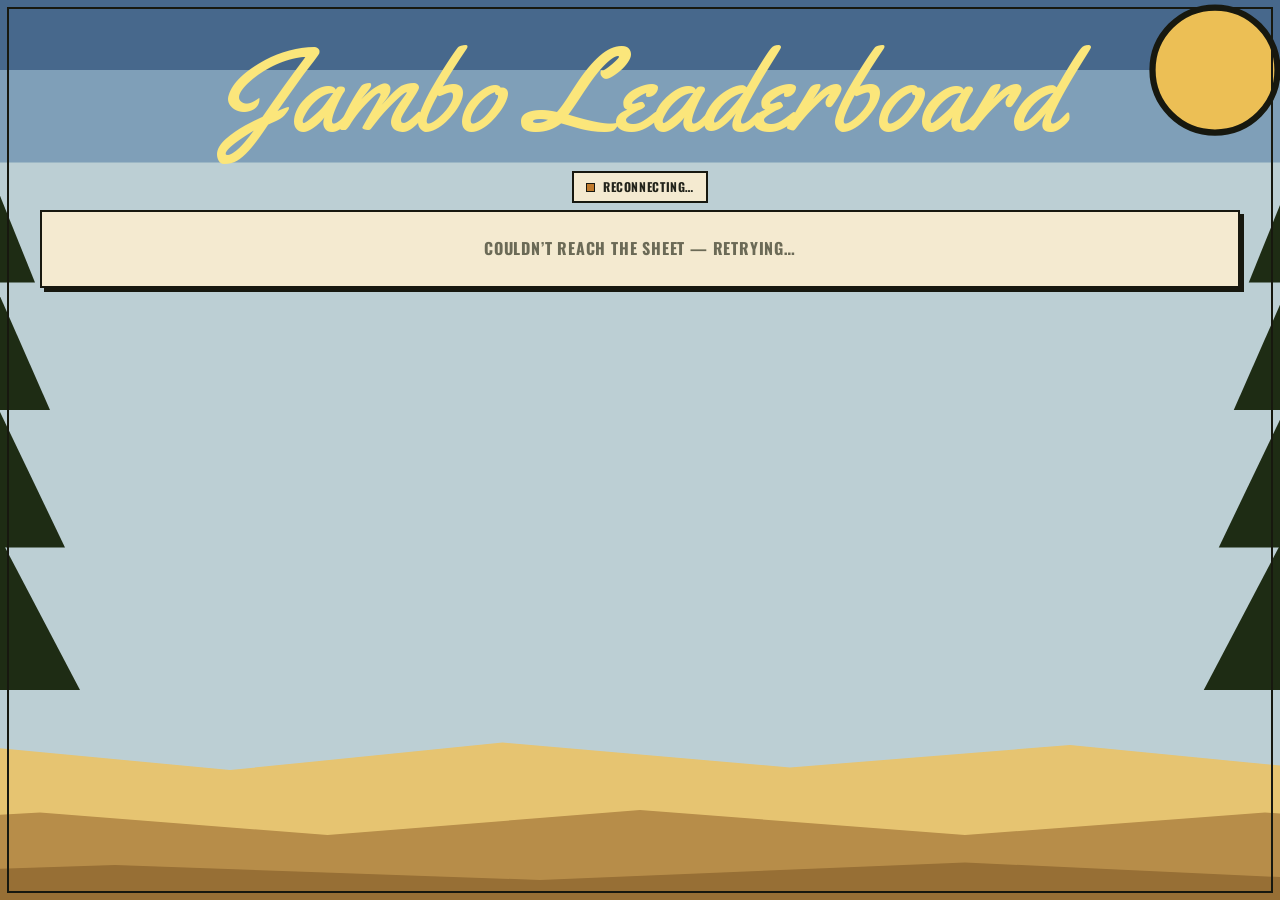
<file: index.html>
<!DOCTYPE html>
<!-- data-scene picks the background illustration:
       shore   — flat sun / sand / grass / trees          (default)
       ridge   — flat mountain ridge band along the bottom
       classic — the original pre-theme scene, preserved verbatim
       none    — no illustration, flat sky
     Reverting the background is a one-word edit here. -->
<html lang="en" data-scene="shore">
<head>
<meta charset="UTF-8">
<meta name="viewport" content="width=device-width, initial-scale=1.0">
<meta name="theme-color" content="#2D4A43">
<title>Jambo Leaderboard</title>
<link rel="preconnect" href="https://fonts.googleapis.com">
<link rel="preconnect" href="https://fonts.gstatic.com" crossorigin>
<link href="https://fonts.googleapis.com/css2?family=Oswald:wght@400;500;600;700&family=Yellowtail&display=swap" rel="stylesheet">
<link rel="stylesheet" href="design-system/wpa.css">
</head>
<body>

<!-- ── shore scene ──────────────────────────────────────────────────────────
     The original build's subject matter — sun, sand, grass, trees — rebuilt in
     flat hard-edged style. No gradients, no halo, no vignette, no grain filter.

     Composed for the two strips the board does not cover on the locked desktop
     layout: the top ~150px (sky, sun, treetops) and the bottom ~50px (sand,
     grass), plus the narrow side margins (tree trunks). The viewBox aspect is
     2.0, close to the 1512x743 target, so slice crops only a few pixels and the
     composition stays where it is drawn. ─────────────────────────────────── -->
<div class="scene" data-name="shore" aria-hidden="true"><svg viewBox="0 0 1440 720" preserveAspectRatio="xMidYMid slice" xmlns="http://www.w3.org/2000/svg">

  <!-- banded sky: the flat translation of the original's vertical ramp -->
  <rect x="0" y="0" width="1440" height="720" fill="#BCCFD4"/>
  <rect x="0" y="0" width="1440" height="130" fill="var(--page-ground)"/>
  <rect x="0" y="0" width="1440" height="56"  fill="#47688C"/>

  <!-- sun -->
  <circle cx="1180" cy="56" r="50" fill="var(--accent)" stroke="var(--border)" stroke-width="5"/>

  <!-- conifers framing the left and right edges, tips in the sky -->
  <g fill="#16221C">
    <rect x="60" y="330" width="20" height="330"/>
    <path d="M70 14 L128 150 L12 150 Z"/>
    <path d="M70 96 L142 250 L-2 250 Z"/>
    <path d="M70 190 L156 356 L-16 356 Z"/>
    <path d="M70 292 L170 470 L-30 470 Z"/>
    <path d="M70 398 L184 586 L-44 586 Z"/>
  </g>
  <g fill="#1E2C14">
    <rect x="182" y="392" width="15" height="270"/>
    <path d="M190 112 L236 226 L144 226 Z"/>
    <path d="M190 196 L248 328 L132 328 Z"/>
    <path d="M190 292 L260 438 L120 438 Z"/>
    <path d="M190 396 L272 552 L108 552 Z"/>
  </g>
  <g fill="#16221C">
    <rect x="1362" y="330" width="20" height="330"/>
    <path d="M1372 14 L1430 150 L1314 150 Z"/>
    <path d="M1372 96 L1444 250 L1300 250 Z"/>
    <path d="M1372 190 L1458 356 L1286 356 Z"/>
    <path d="M1372 292 L1472 470 L1272 470 Z"/>
    <path d="M1372 398 L1486 586 L1258 586 Z"/>
  </g>
  <g fill="#1E2C14">
    <rect x="1246" y="392" width="15" height="270"/>
    <path d="M1253 112 L1299 226 L1207 226 Z"/>
    <path d="M1253 196 L1311 328 L1195 328 Z"/>
    <path d="M1253 292 L1323 438 L1183 438 Z"/>
    <path d="M1253 396 L1335 552 L1171 552 Z"/>
  </g>
  <!-- sand: three flat bands, dune horizon at 600 -->
  <path fill="#E6C471" d="M0 612 L180 596 L392 616 L610 594 L840 614 L1064 596 L1268 616 L1440 600 L1440 720 L0 720 Z"/>
  <path fill="#B78D49" d="M0 664 L240 650 L470 668 L720 648 L980 668 L1220 650 L1440 664 L1440 720 L0 720 Z"/>
  <path fill="#976F35" d="M0 702 L300 692 L640 704 L980 690 L1240 702 L1440 694 L1440 720 L0 720 Z"/>

</svg></div>

<!-- ── ridge scene ────────────────────────────────────────────────────────────
     Flat 1930s park-poster composition. Every fill is a design token, so the
     illustration recolors with the system. No gradients, no filters, no
     opacity fades — hard-edged shapes only.
     Anchored xMidYMax so the ridges stay pinned to the bottom edge, where
     they show in the gap beneath the board. ──────────────────────────────── -->
<div class="scene" data-name="ridge" aria-hidden="true"><svg viewBox="0 0 1440 300" preserveAspectRatio="xMidYMax slice" xmlns="http://www.w3.org/2000/svg">
  <!-- Shallow viewBox on purpose. On the locked desktop layout the board covers
       almost the whole viewport, so a full-bleed illustration would be invisible.
       This composition is sized as a band along the bottom edge instead (see
       .scene[data-name="ridge"] svg in wpa.css), where it reads in the side
       margins and in the strip beneath the board. -->

  <!-- banded sun -->
  <!-- Sits low so the ridges occlude its lower half, and so it falls inside the
       visible slice of the band rather than above it. -->
  <circle cx="1196" cy="138" r="46" fill="var(--accent)" stroke="var(--text-primary)" stroke-width="4"/>
  <rect x="1154" y="122" width="84" height="6" fill="var(--background)"/>
  <rect x="1154" y="142" width="84" height="6" fill="var(--background)"/>

  <!-- three ridge lines, back to front: sage, rust, forest -->
  <path fill="var(--text-muted)" d="M0 152 L120 104 L232 142 L360 88 L494 140 L620 100 L760 146 L892 96 L1024 138 L1160 102 L1290 140 L1440 108 L1440 300 L0 300 Z"/>
  <path fill="var(--secondary)" d="M0 196 L150 158 L286 190 L420 150 L560 186 L700 154 L842 192 L980 156 L1116 190 L1258 158 L1380 188 L1440 170 L1440 300 L0 300 Z"/>
  <path fill="var(--primary)"   d="M0 236 L170 204 L322 234 L472 200 L628 232 L780 202 L934 236 L1086 204 L1238 234 L1370 208 L1440 226 L1440 300 L0 300 Z"/>

  <!-- conifer treeline, silhouetted on the forest ridge -->
  <g fill="var(--text-primary)">
    <path d="M52 238 L74 300 L30 300 Z"/>
    <path d="M118 252 L136 300 L100 300 Z"/>
    <path d="M188 230 L214 300 L162 300 Z"/>
    <path d="M262 250 L280 300 L244 300 Z"/>
    <path d="M336 234 L360 300 L312 300 Z"/>
    <path d="M414 254 L430 300 L398 300 Z"/>
    <path d="M486 226 L512 300 L460 300 Z"/>
    <path d="M566 248 L584 300 L548 300 Z"/>
    <path d="M642 236 L666 300 L618 300 Z"/>
    <path d="M722 254 L738 300 L706 300 Z"/>
    <path d="M796 228 L822 300 L770 300 Z"/>
    <path d="M876 250 L894 300 L858 300 Z"/>
    <path d="M950 238 L974 300 L926 300 Z"/>
    <path d="M1030 254 L1046 300 L1014 300 Z"/>
    <path d="M1104 230 L1130 300 L1078 300 Z"/>
    <path d="M1184 250 L1202 300 L1166 300 Z"/>
    <path d="M1258 236 L1282 300 L1234 300 Z"/>
    <path d="M1338 252 L1356 300 L1320 300 Z"/>
    <path d="M1408 232 L1434 300 L1382 300 Z"/>
  </g>
</svg></div>

<!-- ── classic scene ────────────────────────────────────────────────────────
     The pre-theme background, kept byte-for-byte as the rollback path.
     It carries its own hardcoded colors, gradients and grain filter by
     design — do not "fix" it to match the token system. Show it by setting
     data-scene="classic" on <html> above. ───────────────────────────────── -->
<div class="scene" data-name="classic" aria-hidden="true"><svg viewBox="0 0 1440 900" preserveAspectRatio="xMidYMid slice" xmlns="http://www.w3.org/2000/svg">
  <defs>
    <linearGradient id="sky" x1="0" y1="0" x2="0" y2="1"><stop offset="0" stop-color="#47688c"/><stop offset="0.5" stop-color="#7f9fb8"/><stop offset="0.8" stop-color="#bccfd4"/><stop offset="1" stop-color="#f2cf86"/></linearGradient>
    <linearGradient id="wat" x1="0" y1="0" x2="0" y2="1"><stop offset="0" stop-color="#4c7f9c"/><stop offset="1" stop-color="#264c62"/></linearGradient>
    <radialGradient id="halo" cx="0.5" cy="0.5" r="0.5"><stop offset="0" stop-color="#f6d888" stop-opacity="0.85"/><stop offset="1" stop-color="#f6d888" stop-opacity="0"/></radialGradient>
    <radialGradient id="vig" cx="0.5" cy="0.4" r="0.8"><stop offset="0.6" stop-color="#000" stop-opacity="0"/><stop offset="1" stop-color="#2e1f0c" stop-opacity="0.34"/></radialGradient>
    <filter id="grain"><feTurbulence type="fractalNoise" baseFrequency="0.85" numOctaves="2" stitchTiles="stitch"/><feColorMatrix type="saturate" values="0"/></filter>
  </defs>
  <rect x="0" y="0" width="1440" height="340" fill="url(#sky)"/>
  <circle cx="1150" cy="150" r="150" fill="url(#halo)"/><circle cx="1150" cy="150" r="58" fill="#ecbf55"/>
  <g><path d="M30 120 C72 84 155 79 191 100 C217 84 280 95 290 120 Z" fill="#f4e4b6"/><path d="M30 120 L290 120 C212 130 108 130 30 120 Z" fill="#d3bd93" opacity="0.7"/></g><g><path d="M0 198 C30 176 91 173 118 186 C137 176 182 183 190 198 Z" fill="#f4e4b6"/><path d="M0 198 L190 198 C133 204 57 204 0 198 Z" fill="#d3bd93" opacity="0.7"/></g>
  <path d="M300 150 Q309 142 318 150 M318 150 Q327 142 336 150" stroke="#1b2a40" stroke-width="2.3" fill="none" opacity="0.6"/><path d="M352 134 Q361 126 370 134 M370 134 Q379 126 388 134" stroke="#1b2a40" stroke-width="2.3" fill="none" opacity="0.6"/><path d="M404 152 Q413 144 422 152 M422 152 Q431 144 440 152" stroke="#1b2a40" stroke-width="2.3" fill="none" opacity="0.6"/>
  <path d="M0 247.6 Q 50.4 247.6 90.0 246.1 Q 129.6 244.6 180.0 244.6 Q 230.4 244.6 270.0 244.0 Q 309.6 243.3 360.0 243.3 Q 410.4 243.3 450.0 250.8 Q 489.6 258.3 540.0 258.3 Q 590.4 258.3 630.0 254.9 Q 669.6 251.6 720.0 251.6 Q 770.4 251.6 810.0 252.7 Q 849.6 253.8 900.0 253.8 Q 950.4 253.8 990.0 252.4 Q 1029.6 251.1 1080.0 251.1 Q 1130.4 251.1 1170.0 249.4 Q 1209.6 247.7 1260.0 247.7 Q 1310.4 247.7 1350.0 251.2 Q 1389.6 254.6 1440.0 254.6" fill="none" stroke="#95a2c2" stroke-width="3" opacity="0.6"/><path d="M0 247.6 Q 50.4 247.6 90.0 246.1 Q 129.6 244.6 180.0 244.6 Q 230.4 244.6 270.0 244.0 Q 309.6 243.3 360.0 243.3 Q 410.4 243.3 450.0 250.8 Q 489.6 258.3 540.0 258.3 Q 590.4 258.3 630.0 254.9 Q 669.6 251.6 720.0 251.6 Q 770.4 251.6 810.0 252.7 Q 849.6 253.8 900.0 253.8 Q 950.4 253.8 990.0 252.4 Q 1029.6 251.1 1080.0 251.1 Q 1130.4 251.1 1170.0 249.4 Q 1209.6 247.7 1260.0 247.7 Q 1310.4 247.7 1350.0 251.2 Q 1389.6 254.6 1440.0 254.6 L1440 344 L0 344 Z" fill="#7d8bb0"/>
  <rect x="0" y="300" width="1440" height="70" fill="url(#wat)"/><rect x="0" y="300" width="1440" height="3" fill="#f4e4b6" opacity="0.5"/>
  <rect x="1120.0" y="302.0" width="60.0" height="6.3" fill="#eec25f" opacity="0.50"/><rect x="1111.2" y="314.6" width="77.7" height="4.7" fill="#eec25f" opacity="0.45"/><rect x="1101.4" y="328.4" width="97.2" height="4.0" fill="#eec25f" opacity="0.38"/><rect x="1093.6" y="339.5" width="112.7" height="8.5" fill="#eec25f" opacity="0.34"/><rect x="1084.5" y="352.5" width="131.0" height="6.8" fill="#eec25f" opacity="0.28"/>
  <g>
  <path d="M338 330 L392 330 L382 343 L349 343 Z" fill="#1b2a40"/>
  <path d="M365 328 L365 291 L342 328 Z" fill="#f4e4b6"/><path d="M368 328 L368 297 L389 328 Z" fill="#d9c79a"/>
  <line x1="365" y1="291" x2="365" y2="330" stroke="#171610" stroke-width="1.4"/>
  <rect x="349" y="343" width="34" height="9" fill="#356079" opacity="0.4"/></g><g>
  <rect x="1050" y="300" width="150" height="9" fill="#1b2a40"/>
  <rect x="1058" y="309" width="5" height="26" fill="#1b2a40"/><rect x="1120" y="309" width="5" height="26" fill="#1b2a40"/><rect x="1184" y="309" width="5" height="26" fill="#1b2a40"/>
  <path d="M1114 304 L1119 224 L1141 224 L1146 304 Z" fill="#f2ead4"/>
  <path d="M1131 304 L1131 224 L1141 224 L1146 304 Z" fill="#c7b48a"/>
  <rect x="1118" y="262" width="24" height="9" fill="#4a6c9b"/><rect x="1118" y="240" width="24" height="7" fill="#4a6c9b"/>
  <rect x="1121" y="206" width="18" height="18" fill="#1b2a40"/><rect x="1124" y="211" width="12" height="9" fill="#ecbf55"/>
  <path d="M1122 206 L1130 196 L1138 206 Z" fill="#1b2a40"/><circle cx="1130" cy="215" r="16" fill="#ecbf55" opacity="0.30"/>
  <rect x="1122" y="309" width="26" height="20" fill="#356079" opacity="0.45"/></g>
  <path d="M0 344 C 260 312, 520 348, 760 330 C 1010 310, 1230 350, 1440 326 L1440 900 L0 900 Z" fill="#e6c471"/>
  <path d="M0 470 C 300 430, 560 486, 830 456 C 1080 432, 1270 486, 1440 456 L1440 560 L0 560 Z" fill="#b78d49" opacity="0.6"/>
  <path d="M0 470 C 300 430, 560 486, 830 456 C 1080 432, 1270 486, 1440 456 L1440 900 L0 900 Z" fill="#e6c471"/>
  <path d="M0 604 C 320 556, 640 616, 900 586 C 1150 560, 1310 610, 1440 592 L1440 900 L0 900 Z" fill="#b78d49"/>
  <path d="M0 700 C 300 662, 620 716, 900 690 L900 900 L0 900 Z" fill="#976f35" opacity="0.5"/>
  <path d="M-5.0 730.0 Q3.7 350.0 27.3 -30.0 L50.7 -30.0 Q69.3 350.0 73.0 730.0 Z" fill="#8f4c2a"/><path d="M38.7 730.0 Q55.2 350.0 40.6 -30.0 L50.7 -30.0 Q69.3 350.0 73.0 730.0 Z" fill="#5e3319"/><path d="M-5.0 730.0 Q3.7 350.0 27.3 -30.0 L34.3 -30.0 Q13.1 350.0 7.5 730.0 Z" fill="#a9683c" opacity="0.8"/><path d="M46.7 501.8 L123.0 566.6 L90.7 578.0 L120.0 616.1 L70.2 599.3 L46.7 625.3 L29.1 593.2 L23.2 562.8 Z" fill="#16221c"/><path d="M23.9 402.2 L-62.1 469.8 L-25.7 481.7 L-58.8 521.5 L-2.5 504.0 L23.9 531.0 L43.8 497.6 L50.4 465.8 Z" fill="#16221c"/><path d="M48.0 302.7 L143.7 373.1 L103.2 385.5 L140.1 426.9 L77.4 408.6 L48.0 436.8 L25.9 402.0 L18.5 368.9 Z" fill="#16221c"/><path d="M25.2 203.2 L-80.3 276.3 L-35.7 289.2 L-76.3 332.2 L-7.3 313.3 L25.2 342.5 L49.6 306.4 L57.7 272.0 Z" fill="#16221c"/><path d="M49.2 103.6 L164.5 179.5 L115.8 192.9 L160.1 237.6 L84.7 217.9 L49.2 248.3 L22.6 210.8 L13.8 175.1 Z" fill="#16221c"/><path d="M26.5 4.1 L-98.6 82.8 L-45.7 96.7 L-93.8 143.0 L-12.0 122.6 L26.5 154.1 L55.3 115.2 L64.9 78.1 Z" fill="#16221c"/><path d="M39.0 -98.4 L144.5 -20.9 L99.8 -7.2 L140.4 38.4 L71.4 18.3 L39.0 49.3 L14.7 11.0 L6.6 -25.4 Z" fill="#16221c"/><path d="M39.0 -98.4 L-66.5 -20.9 L-21.8 -7.2 L-62.4 38.4 L6.6 18.3 L39.0 49.3 L63.3 11.0 L71.4 -25.4 Z" fill="#16221c"/>
  <path d="M195.6 706.0 L204.4 706.0 L204.8 586.0 L199.7 586.0 Z" fill="#16221c"/><path d="M195.5 520.9 L287.5 665.5 L210.8 615.5 L114.5 662.7 Z" fill="#16221c"/><path d="M204.0 446.1 L300.1 613.8 L219.9 554.0 L114.6 623.9 Z" fill="#16221c"/><path d="M204.0 378.8 L288.8 549.2 L217.9 493.3 L119.6 556.5 Z" fill="#16221c"/><path d="M202.3 339.0 L255.4 478.5 L212.5 435.3 L145.0 480.4 Z" fill="#16221c"/><path d="M208.7 272.2 L268.4 424.7 L219.3 374.6 L144.1 428.0 Z" fill="#16221c"/><path d="M208.5 212.2 L255.5 379.0 L217.1 314.6 L158.0 371.7 Z" fill="#16221c"/><path d="M209.6 150.0 L246.2 321.3 L215.9 254.4 L174.5 311.7 Z" fill="#16221c"/><path d="M216.5 91.9 L245.9 256.5 L221.3 194.6 L187.8 257.2 Z" fill="#16221c"/>
  <path d="M92.5 694.0 L99.5 694.0 L96.7 602.8 L92.7 602.8 Z" fill="#20302a"/><path d="M96.8 535.5 L161.2 674.3 L108.1 623.4 L32.1 668.6 Z" fill="#20302a"/><path d="M95.3 494.6 L153.8 627.2 L105.6 578.3 L38.7 619.3 Z" fill="#20302a"/><path d="M90.7 456.9 L155.6 571.2 L101.6 533.5 L33.9 563.0 Z" fill="#20302a"/><path d="M95.0 414.1 L152.1 531.4 L104.4 488.2 L43.9 527.3 Z" fill="#20302a"/><path d="M93.4 351.9 L134.6 481.7 L101.0 440.9 L55.2 479.1 Z" fill="#20302a"/><path d="M91.8 308.9 L131.5 440.1 L98.4 395.6 L54.1 438.5 Z" fill="#20302a"/><path d="M86.8 261.9 L112.2 390.7 L91.6 349.8 L59.5 390.7 Z" fill="#20302a"/><path d="M86.5 224.5 L108.2 346.5 L90.3 305.0 L64.9 339.3 Z" fill="#20302a"/>
  <path d="M316.9 710.0 L323.1 710.0 L323.4 638.0 L319.8 638.0 Z" fill="#16221c"/><path d="M318.5 593.1 L377.7 681.5 L330.3 655.1 L251.7 686.8 Z" fill="#16221c"/><path d="M318.0 559.3 L378.7 658.0 L328.1 619.3 L264.1 648.9 Z" fill="#16221c"/><path d="M324.0 525.0 L369.1 614.1 L332.4 583.5 L272.9 613.3 Z" fill="#16221c"/><path d="M323.3 487.8 L368.3 575.5 L331.8 547.4 L278.3 581.1 Z" fill="#16221c"/><path d="M328.2 442.3 L368.0 538.7 L335.6 510.4 L284.8 542.4 Z" fill="#16221c"/><path d="M324.8 416.7 L353.8 508.2 L330.3 475.5 L295.6 502.1 Z" fill="#16221c"/><path d="M328.3 376.3 L357.6 475.1 L333.3 439.0 L302.3 469.1 Z" fill="#16221c"/><path d="M333.2 341.8 L352.4 433.0 L336.7 403.2 L313.4 429.5 Z" fill="#16221c"/>
  <path d="M1367.0 730.0 Q1370.7 350.0 1389.3 -30.0 L1412.7 -30.0 Q1436.3 350.0 1445.0 730.0 Z" fill="#8f4c2a"/><path d="M1410.7 730.0 Q1422.2 350.0 1402.6 -30.0 L1412.7 -30.0 Q1436.3 350.0 1445.0 730.0 Z" fill="#5e3319"/><path d="M1367.0 730.0 Q1370.7 350.0 1389.3 -30.0 L1396.3 -30.0 Q1380.1 350.0 1379.5 730.0 Z" fill="#a9683c" opacity="0.8"/><path d="M1416.7 501.8 L1493.0 566.6 L1460.7 578.0 L1490.0 616.1 L1440.2 599.3 L1416.7 625.3 L1399.1 593.2 L1393.2 562.8 Z" fill="#16221c"/><path d="M1392.8 416.5 L1308.1 483.6 L1343.9 495.5 L1311.4 535.0 L1366.7 517.6 L1392.8 544.5 L1412.3 511.3 L1418.8 479.7 Z" fill="#16221c"/><path d="M1415.6 331.1 L1508.6 400.7 L1469.3 413.0 L1505.0 453.9 L1444.2 435.9 L1415.6 463.7 L1394.2 429.3 L1387.0 396.6 Z" fill="#16221c"/><path d="M1391.7 245.8 L1290.3 317.8 L1333.2 330.5 L1294.2 372.8 L1360.5 354.2 L1391.7 382.9 L1415.1 347.4 L1422.9 313.5 Z" fill="#16221c"/><path d="M1414.5 160.5 L1524.2 234.8 L1477.8 247.9 L1520.0 291.7 L1448.3 272.4 L1414.5 302.2 L1389.2 265.4 L1380.8 230.5 Z" fill="#16221c"/><path d="M1390.6 75.2 L1272.5 151.9 L1322.5 165.4 L1277.0 210.6 L1354.3 190.7 L1390.6 221.4 L1417.8 183.5 L1426.9 147.4 Z" fill="#16221c"/><path d="M1413.4 -10.1 L1539.9 69.0 L1486.4 82.9 L1535.0 129.4 L1452.4 109.0 L1413.4 140.6 L1384.3 101.5 L1374.5 64.3 Z" fill="#16221c"/><path d="M1401.0 -98.4 L1506.5 -20.9 L1461.8 -7.2 L1502.4 38.4 L1433.4 18.3 L1401.0 49.3 L1376.7 11.0 L1368.6 -25.4 Z" fill="#16221c"/><path d="M1401.0 -98.4 L1295.5 -20.9 L1340.2 -7.2 L1299.6 38.4 L1368.6 18.3 L1401.0 49.3 L1425.3 11.0 L1433.4 -25.4 Z" fill="#16221c"/>
  <path d="M1235.6 706.0 L1244.4 706.0 L1240.3 586.0 L1235.2 586.0 Z" fill="#16221c"/><path d="M1243.6 539.6 L1334.8 653.6 L1259.3 617.4 L1156.0 650.1 Z" fill="#16221c"/><path d="M1241.4 479.3 L1317.2 622.6 L1255.2 569.3 L1163.7 615.5 Z" fill="#16221c"/><path d="M1237.5 446.2 L1320.9 566.7 L1251.8 524.0 L1151.4 563.5 Z" fill="#16221c"/><path d="M1238.7 395.0 L1306.7 511.9 L1251.7 476.9 L1163.8 518.5 Z" fill="#16221c"/><path d="M1234.8 343.0 L1296.6 473.1 L1244.9 429.7 L1173.2 474.7 Z" fill="#16221c"/><path d="M1234.4 288.3 L1290.7 421.5 L1244.8 382.2 L1175.1 424.7 Z" fill="#16221c"/><path d="M1226.1 253.0 L1279.4 371.8 L1235.3 336.7 L1176.7 374.7 Z" fill="#16221c"/><path d="M1225.1 197.7 L1258.7 333.1 L1231.8 289.2 L1185.4 337.7 Z" fill="#16221c"/><path d="M1232.0 165.2 L1265.6 288.9 L1238.2 243.9 L1200.4 278.5 Z" fill="#16221c"/><path d="M1225.1 116.2 L1251.7 251.7 L1230.2 197.0 L1194.1 248.5 Z" fill="#16221c"/>
  <path d="M1340.5 694.0 L1347.5 694.0 L1347.3 602.8 L1343.3 602.8 Z" fill="#20302a"/><path d="M1347.9 564.8 L1409.7 666.2 L1360.0 626.4 L1279.0 659.0 Z" fill="#20302a"/><path d="M1341.4 520.8 L1397.7 625.1 L1352.5 586.0 L1278.4 622.0 Z" fill="#20302a"/><path d="M1346.7 473.6 L1394.9 574.2 L1355.9 545.4 L1294.8 576.7 Z" fill="#20302a"/><path d="M1347.4 434.2 L1395.0 541.6 L1356.7 505.6 L1294.5 540.6 Z" fill="#20302a"/><path d="M1349.8 393.0 L1396.0 503.0 L1358.0 465.5 L1301.3 507.9 Z" fill="#20302a"/><path d="M1347.8 362.5 L1381.2 463.1 L1354.4 426.6 L1312.7 461.5 Z" fill="#20302a"/><path d="M1349.6 324.9 L1381.0 423.5 L1355.6 386.9 L1316.9 418.8 Z" fill="#20302a"/><path d="M1355.0 274.6 L1380.8 385.1 L1359.3 346.0 L1331.7 386.8 Z" fill="#20302a"/><path d="M1354.6 244.6 L1374.0 339.1 L1357.9 307.1 L1337.6 335.6 Z" fill="#20302a"/>
  <path d="M1116.9 710.0 L1123.1 710.0 L1120.2 638.0 L1116.6 638.0 Z" fill="#16221c"/><path d="M1119.0 598.5 L1175.1 681.1 L1129.8 655.7 L1054.1 680.3 Z" fill="#16221c"/><path d="M1114.9 558.8 L1176.0 651.5 L1124.9 619.3 L1059.8 654.1 Z" fill="#16221c"/><path d="M1118.7 521.2 L1171.6 615.6 L1127.7 583.1 L1066.5 623.3 Z" fill="#16221c"/><path d="M1114.8 492.1 L1159.5 575.4 L1123.3 547.8 L1071.6 572.8 Z" fill="#16221c"/><path d="M1112.0 446.7 L1148.4 541.5 L1119.2 510.9 L1069.8 548.3 Z" fill="#16221c"/><path d="M1112.5 413.7 L1146.9 504.7 L1118.2 475.2 L1081.0 508.8 Z" fill="#16221c"/><path d="M1111.7 379.4 L1135.6 470.4 L1116.0 439.3 L1087.1 470.8 Z" fill="#16221c"/><path d="M1108.3 334.9 L1129.6 440.2 L1111.8 402.5 L1088.6 446.7 Z" fill="#16221c"/>
  <path d="M0 900 L0 742 C 130 708, 260 754, 340 808 C 400 848, 300 900, 250 900 Z" fill="#12160e"/>
  <path d="M1440 900 L1440 742 C 1310 708, 1180 754, 1100 808 C 1040 848, 1140 900, 1190 900 Z" fill="#12160e"/>
  <g><path d="M159.9 908.0 C172.4 667.5 183.3 427.1 187.6 335.5 C191.8 427.1 180.4 667.5 186.5 908.0 Z" fill="#1e2c14"/><path d="M-19.8 908.0 C3.6 694.3 54.8 480.6 58.8 399.2 C62.9 480.6 11.2 694.3 5.5 908.0 Z" fill="#1e2c14"/><path d="M264.3 908.0 C291.3 700.6 339.4 493.2 345.5 414.2 C351.6 493.2 302.8 700.6 302.5 908.0 Z" fill="#3d5724"/><path d="M34.3 908.0 C46.5 701.7 55.8 495.5 60.1 416.9 C64.5 495.5 54.7 701.7 61.5 908.0 Z" fill="#1e2c14"/><path d="M-5.4 908.0 C21.0 702.4 80.6 496.9 85.0 418.5 C89.3 496.9 29.2 702.4 21.8 908.0 Z" fill="#1e2c14"/><path d="M265.3 908.0 C281.4 704.5 298.8 500.9 303.9 423.4 C309.0 500.9 291.0 704.5 297.1 908.0 Z" fill="#3d5724"/><path d="M85.9 908.0 C110.7 716.7 152.3 525.5 158.2 452.6 C164.1 525.5 121.7 716.7 122.7 908.0 Z" fill="#3d5724"/><path d="M34.1 908.0 C56.4 719.2 91.4 530.3 97.0 458.4 C102.6 530.3 66.8 719.2 69.1 908.0 Z" fill="#3d5724"/><path d="M-2.4 908.0 C18.0 720.7 41.3 533.4 47.6 462.0 C53.8 533.4 29.8 720.7 36.9 908.0 Z" fill="#3d5724"/><path d="M47.6 462.0 q19.6 13.4 11.0 49.1 q-11.0 8.9 -11.0 -49.1 Z" fill="#c7a24a"/><path d="M300.6 908.0 C319.6 721.7 344.7 535.4 350.1 464.4 C355.5 535.4 329.8 721.7 334.5 908.0 Z" fill="#3d5724"/><path d="M-32.2 908.0 C-3.3 726.9 58.6 545.8 63.8 476.8 C69.0 545.8 6.4 726.9 0.1 908.0 Z" fill="#1e2c14"/><path d="M217.0 908.0 C241.9 728.4 293.8 548.9 298.5 480.5 C303.2 548.9 250.7 728.4 246.2 908.0 Z" fill="#1e2c14"/><path d="M67.3 908.0 C74.0 731.8 64.2 555.7 68.6 488.6 C72.9 555.7 82.1 731.8 94.3 908.0 Z" fill="#3d5724"/><path d="M183.3 908.0 C205.5 733.2 248.2 558.3 252.8 491.7 C257.4 558.3 214.1 733.2 212.0 908.0 Z" fill="#1e2c14"/><path d="M222.3 908.0 C239.0 734.1 254.7 560.2 260.3 493.9 C265.9 560.2 249.5 734.1 257.3 908.0 Z" fill="#1e2c14"/><path d="M148.6 908.0 C163.7 743.9 175.1 579.9 180.5 517.4 C185.9 579.9 173.8 743.9 182.3 908.0 Z" fill="#3d5724"/><path d="M180.5 517.4 q16.9 11.7 9.5 43.0 q-9.5 7.8 -9.5 -43.0 Z" fill="#c7a24a"/><path d="M305.0 908.0 C318.7 749.6 334.1 591.2 338.3 530.8 C342.5 591.2 326.6 749.6 331.4 908.0 Z" fill="#3d5724"/><path d="M338.3 530.8 q13.2 11.3 7.4 41.5 q-7.4 7.5 -7.4 -41.5 Z" fill="#c7a24a"/><path d="M-43.1 908.0 C-30.9 751.7 -46.4 595.4 -38.9 535.8 C-31.5 595.4 -16.9 751.7 3.7 908.0 Z" fill="#5c7a33"/><path d="M297.1 908.0 C320.0 751.7 341.7 595.5 349.3 535.9 C357.0 595.5 334.3 751.7 344.8 908.0 Z" fill="#5c7a33"/><path d="M164.0 908.0 C190.1 757.9 237.3 607.7 243.1 550.5 C248.9 607.7 201.0 757.9 200.2 908.0 Z" fill="#5c7a33"/><path d="M116.7 908.0 C124.2 766.4 94.1 624.8 101.3 570.9 C108.6 624.8 137.7 766.4 162.0 908.0 Z" fill="#a85a34"/><path d="M101.3 570.9 q22.6 10.1 12.7 37.1 q-12.7 6.7 -12.7 -37.1 Z" fill="#c7a24a"/><path d="M13.3 908.0 C31.0 766.8 42.8 625.6 49.4 571.9 C55.9 625.6 43.3 766.8 54.1 908.0 Z" fill="#3d5724"/><path d="M49.4 571.9 q20.4 10.1 11.4 37.0 q-11.4 6.7 -11.4 -37.0 Z" fill="#c7a24a"/><path d="M65.6 908.0 C69.8 771.4 37.7 634.8 43.8 582.8 C49.8 634.8 81.2 771.4 103.4 908.0 Z" fill="#5c7a33"/><path d="M71.2 908.0 C86.8 775.9 99.1 643.8 104.6 593.5 C110.1 643.8 97.1 775.9 105.6 908.0 Z" fill="#7a9a3f"/><path d="M104.6 593.5 q17.2 9.4 9.6 34.6 q-9.6 6.3 -9.6 -34.6 Z" fill="#c7a24a"/><path d="M39.3 908.0 C57.6 776.8 61.1 645.6 69.0 595.7 C76.9 645.6 72.4 776.8 88.5 908.0 Z" fill="#5c7a33"/><path d="M254.5 908.0 C268.6 778.9 270.3 649.8 276.5 600.6 C282.7 649.8 280.1 778.9 293.0 908.0 Z" fill="#3d5724"/><path d="M276.5 600.6 q19.2 9.2 10.8 33.8 q-10.8 6.1 -10.8 -33.8 Z" fill="#c7a24a"/><path d="M45.0 908.0 C56.3 789.6 48.5 671.3 54.7 626.2 C60.8 671.3 67.8 789.6 83.4 908.0 Z" fill="#a85a34"/><path d="M54.7 626.2 q19.2 8.5 10.7 31.0 q-10.7 5.6 -10.7 -31.0 Z" fill="#c7a24a"/><path d="M6.2 908.0 C14.1 798.2 -15.4 688.5 -8.0 646.6 C-0.7 688.5 28.0 798.2 52.3 908.0 Z" fill="#5c7a33"/><path d="M204.9 908.0 C231.9 806.2 289.5 704.4 294.3 665.6 C299.2 704.4 241.0 806.2 235.4 908.0 Z" fill="#a85a34"/><path d="M148.7 908.0 C155.3 813.5 123.5 719.0 130.6 683.1 C137.7 719.0 168.6 813.5 192.9 908.0 Z" fill="#5c7a33"/><path d="M-37.2 908.0 C-23.4 817.5 -15.7 727.1 -10.5 692.6 C-5.2 727.1 -13.6 817.5 -4.4 908.0 Z" fill="#7a9a3f"/><path d="M309.2 908.0 C333.6 822.7 370.6 737.3 376.9 704.8 C383.3 737.3 345.4 822.7 348.7 908.0 Z" fill="#5c7a33"/><path d="M376.9 704.8 q19.8 6.1 11.1 22.4 q-11.1 4.1 -11.1 -22.4 Z" fill="#c7a24a"/></g><g transform="translate(1440,0) scale(-1,1)"><path d="M-1.7 908.0 C13.9 659.9 24.2 411.7 29.9 317.2 C35.7 411.7 24.7 659.9 34.3 908.0 Z" fill="#1e2c14"/><path d="M210.4 908.0 C237.9 661.7 298.0 415.5 302.8 321.6 C307.6 415.5 246.9 661.7 240.4 908.0 Z" fill="#1e2c14"/><path d="M33.2 908.0 C59.5 666.2 119.5 424.4 123.7 332.3 C128.0 424.4 67.4 666.2 59.7 908.0 Z" fill="#1e2c14"/><path d="M-29.1 908.0 C-2.7 683.0 53.1 457.9 57.9 372.2 C62.8 457.9 6.3 683.0 1.1 908.0 Z" fill="#1e2c14"/><path d="M154.4 908.0 C173.3 683.9 196.0 459.7 201.6 374.4 C207.3 459.7 183.9 683.9 189.8 908.0 Z" fill="#1e2c14"/><path d="M260.1 908.0 C285.2 692.9 330.6 477.7 336.2 395.7 C341.8 477.7 295.7 692.9 295.1 908.0 Z" fill="#1e2c14"/><path d="M191.9 908.0 C200.6 712.7 198.1 517.4 202.4 443.0 C206.7 517.4 208.7 712.7 218.7 908.0 Z" fill="#3d5724"/><path d="M179.7 908.0 C192.5 715.1 191.3 522.3 197.2 448.8 C203.1 522.3 203.6 715.1 216.8 908.0 Z" fill="#3d5724"/><path d="M197.2 448.8 q18.5 13.8 10.4 50.5 q-10.4 9.2 -10.4 -50.5 Z" fill="#c7a24a"/><path d="M17.7 908.0 C43.6 719.7 97.7 531.4 102.5 459.7 C107.4 531.4 52.6 719.7 47.8 908.0 Z" fill="#1e2c14"/><path d="M275.2 908.0 C288.8 726.5 297.1 545.0 302.2 475.8 C307.3 545.0 298.4 726.5 307.2 908.0 Z" fill="#3d5724"/><path d="M-3.6 908.0 C18.2 731.4 61.8 554.7 66.1 487.5 C70.4 554.7 26.2 731.4 23.2 908.0 Z" fill="#1e2c14"/><path d="M-10.4 908.0 C20.4 737.6 89.9 567.3 95.0 502.4 C100.1 567.3 29.9 737.6 21.2 908.0 Z" fill="#3d5724"/><path d="M244.0 908.0 C273.5 747.5 336.4 587.0 341.7 525.9 C347.0 587.0 283.5 747.5 277.4 908.0 Z" fill="#3d5724"/><path d="M278.6 908.0 C309.2 748.2 374.8 588.3 380.2 527.4 C385.7 588.3 319.4 748.2 312.8 908.0 Z" fill="#3d5724"/><path d="M92.6 908.0 C116.7 754.4 163.9 600.8 168.8 542.2 C173.8 600.8 125.9 754.4 123.2 908.0 Z" fill="#a85a34"/><path d="M168.8 542.2 q15.3 11.0 8.6 40.2 q-8.6 7.3 -8.6 -40.2 Z" fill="#c7a24a"/><path d="M84.9 908.0 C93.8 754.4 91.8 600.8 96.0 542.3 C100.3 600.8 101.7 754.4 111.5 908.0 Z" fill="#3d5724"/><path d="M226.3 908.0 C257.7 755.8 323.5 603.5 329.3 545.5 C335.1 603.5 268.6 755.8 262.7 908.0 Z" fill="#3d5724"/><path d="M329.3 545.5 q18.2 10.9 10.2 39.9 q-10.2 7.2 -10.2 -39.9 Z" fill="#c7a24a"/><path d="M262.8 908.0 C278.7 756.9 292.9 605.9 298.3 548.3 C303.7 605.9 288.9 756.9 296.6 908.0 Z" fill="#5c7a33"/><path d="M298.3 548.3 q16.9 10.8 9.5 39.6 q-9.5 7.2 -9.5 -39.6 Z" fill="#c7a24a"/><path d="M164.0 908.0 C183.9 757.0 213.1 606.1 218.4 548.5 C223.7 606.1 193.8 757.0 197.0 908.0 Z" fill="#3d5724"/><path d="M91.9 908.0 C111.3 759.3 138.0 610.5 143.3 553.9 C148.7 610.5 121.3 759.3 125.4 908.0 Z" fill="#a85a34"/><path d="M266.6 908.0 C277.8 773.9 273.9 639.8 279.5 588.7 C285.0 639.8 288.2 773.9 301.3 908.0 Z" fill="#3d5724"/><path d="M279.5 588.7 q17.4 9.6 9.7 35.1 q-9.7 6.4 -9.7 -35.1 Z" fill="#c7a24a"/><path d="M244.8 908.0 C268.6 776.9 292.1 645.7 299.9 595.8 C307.7 645.7 283.3 776.9 293.7 908.0 Z" fill="#5c7a33"/><path d="M299.9 595.8 q24.4 9.4 13.7 34.3 q-13.7 6.2 -13.7 -34.3 Z" fill="#c7a24a"/><path d="M38.8 908.0 C54.9 777.8 71.3 647.5 76.5 597.9 C81.8 647.5 64.8 777.8 71.6 908.0 Z" fill="#5c7a33"/><path d="M277.0 908.0 C296.4 779.3 322.4 650.6 327.9 601.5 C333.4 650.6 306.7 779.3 311.3 908.0 Z" fill="#3d5724"/><path d="M13.2 908.0 C35.8 788.3 67.6 668.6 73.8 623.0 C79.9 668.6 47.4 788.3 51.9 908.0 Z" fill="#5c7a33"/><path d="M73.8 623.0 q19.3 8.6 10.8 31.4 q-10.8 5.7 -10.8 -31.4 Z" fill="#c7a24a"/><path d="M125.0 908.0 C131.6 788.4 98.2 668.8 105.4 623.2 C112.7 668.8 145.2 788.4 170.3 908.0 Z" fill="#a85a34"/><path d="M105.4 623.2 q22.7 8.5 12.7 31.3 q-12.7 5.7 -12.7 -31.3 Z" fill="#c7a24a"/><path d="M312.1 908.0 C336.4 788.4 373.2 668.8 379.5 623.3 C385.8 668.8 348.2 788.4 351.5 908.0 Z" fill="#5c7a33"/><path d="M214.6 908.0 C229.6 789.1 239.0 670.2 244.6 624.9 C250.2 670.2 240.1 789.1 249.6 908.0 Z" fill="#5c7a33"/><path d="M244.6 624.9 q17.5 8.5 9.8 31.1 q-9.8 5.7 -9.8 -31.1 Z" fill="#c7a24a"/><path d="M6.1 908.0 C35.7 807.0 86.8 705.9 93.7 667.4 C100.5 705.9 48.6 807.0 49.1 908.0 Z" fill="#7a9a3f"/><path d="M93.7 667.4 q21.5 7.2 12.0 26.5 q-12.0 4.8 -12.0 -26.5 Z" fill="#c7a24a"/><path d="M123.1 908.0 C131.6 813.8 115.8 719.6 121.7 683.7 C127.6 719.6 142.7 813.8 160.0 908.0 Z" fill="#5c7a33"/><path d="M199.5 908.0 C229.4 815.5 273.4 723.0 281.3 687.8 C289.2 723.0 244.2 815.5 249.0 908.0 Z" fill="#5c7a33"/><path d="M281.3 687.8 q24.7 6.6 13.9 24.2 q-13.9 4.4 -13.9 -24.2 Z" fill="#c7a24a"/><path d="M-4.4 908.0 C3.7 824.9 -11.3 741.7 -5.6 710.0 C-0.0 741.7 14.2 824.9 30.7 908.0 Z" fill="#5c7a33"/></g>
  <rect x="0" y="0" width="1440" height="900" fill="url(#vig)"/>
  <rect x="0" y="0" width="1440" height="900" filter="url(#grain)" opacity="0.07"/>
</svg></div>

<!-- printed trim line, sits above the scene and the page -->
<div class="poster-frame" aria-hidden="true"></div>

<div class="page">

  <header class="masthead">
    <div class="brand">
      <h1>Jambo <span>Leaderboard</span></h1>
    </div>
  </header>

  <div class="status-row">
    <span class="status" id="status">
      <span class="dot" id="statusDot"></span>
      <span id="statusText">Loading…</span>
    </span>
  </div>

  <div class="board unigrid">
    <div class="scroll"><div id="mount"></div></div>
  </div>

</div>

<script>
/* ============================================================
   LIVE BUILD — pulls the "Leaderboard" tab of the Google Sheet
   as CSV (gviz endpoint) and re-renders every 30 seconds.
   Requires the sheet to be shared "anyone with link can view".
   ============================================================ */

const SHEET_ID = "1ui5a6mI18m_ZzgXZSi-G6cmHyq385iE6KvLz1C8kYaQ";
const SHEET_GID = "1296888730"; // "Leaderboard" tab
const REFRESH_MS = 30000;

/* column grouping — matched by header name, so it survives column shifts */
const BONUS_COLS     = ["costume", "beach bocce", "double", "skunk given", "skunk taken", "other"];
const POTENTIAL_COLS = ["double used", "potential", "real potential"];
const CHECK_COL      = "double used";

/* Display-only column header renames, keyed on the normalised sheet label.
   Redundant band prefixes are dropped — the BONUS / POTENTIAL band above the
   header already says which group a column belongs to. */
const HEADER_RENAMES = {
  "bonus costume":          "Costume",
  "potential double used?": "Double Used?"
};

/* ---------- CSV parsing (handles quotes, commas, newlines) ---------- */
function parseCSV(text) {
  const rows = [];
  let row = [], field = "", inQuotes = false;
  for (let i = 0; i < text.length; i++) {
    const c = text[i];
    if (inQuotes) {
      if (c === '"') {
        if (text[i + 1] === '"') { field += '"'; i++; }
        else inQuotes = false;
      } else field += c;
    } else {
      if (c === '"') inQuotes = true;
      else if (c === ",") { row.push(field); field = ""; }
      else if (c === "\n") { row.push(field); rows.push(row); row = []; field = ""; }
      else if (c === "\r") { /* skip */ }
      else field += c;
    }
  }
  row.push(field);
  rows.push(row);
  return rows;
}

const norm = s => String(s || "").trim().toLowerCase();

/* ---------- locate the real table inside the sheet ---------- */
function locateColumns(rows) {
  let headerIdx = -1;
  for (let r = 0; r < rows.length; r++) {
    if (rows[r].some(c => norm(c).includes("team"))) { headerIdx = r; break; }
  }
  if (headerIdx === -1) return null;

  const headerRow = rows[headerIdx];
  const cols = [];
  headerRow.forEach((cell, idx) => {
    const label = String(cell).trim();
    if (label !== "") cols.push({ idx, label });
  });
  if (cols.length === 0) return null;

  cols.forEach(col => {
    const n = norm(col.label);
    if (n.includes("team")) col.kind = "team";
    else if (n === "rank")  col.kind = "rank";
    else if (n === "points" || n === "pts") col.kind = "points";
    else col.kind = "plain";
    col.isCheck = n.includes(CHECK_COL);
    if (POTENTIAL_COLS.some(p => n.includes(p)))      col.group = "POTENTIAL";
    else if (BONUS_COLS.some(b => n.includes(b)))     col.group = "BONUS";
    else col.group = "STANDINGS";
  });

  const teamCol = cols.find(c => c.kind === "team");

  const dataRows = [];
  for (let r = headerIdx + 1; r < rows.length; r++) {
    const team = String(rows[r][teamCol.idx] || "").trim();
    if (team === "") continue;
    dataRows.push(rows[r]);
  }

  return { cols, dataRows };
}

/* ---------- render ---------- */
function truthy(v) {
  const n = norm(v);
  return n === "true" || n === "yes" || n === "x" || n === "1" || n === "✓" || n === "☑";
}

function renderTable(model) {
  const { cols, dataRows } = model;

  let groupCells = "", prevGroup = null;
  cols.forEach((col, i) => {
    const g = col.group;
    const startsGroup = g && g !== prevGroup;
    const divide = (i > 0 && col.group !== cols[i - 1].group) ? " divide" : "";
    if (g) {
      if (startsGroup) {
        const span = cols.filter(c => c.group === g).length;
        groupCells += '<th class="group-band' + divide + '" colspan="' + span + '">' + g + '</th>';
      }
    } else {
      groupCells += '<th class="spacer' + divide + '"></th>';
    }
    prevGroup = g;
  });

  const colCells = cols.map((col, i) => {
    const divide = (i > 0 && col.group !== cols[i - 1].group) ? " divide" : "";
    const teamH = col.kind === "team" ? " team-h" : "";
    // Display-only header renames. The sheet's own labels are left alone, so the
    // BONUS / POTENTIAL grouping and the CHECK_COL match still key off them.
    const displayLabel = HEADER_RENAMES[norm(col.label)] || col.label;
    // Stack multi-word headers onto separate lines to keep columns narrow — but
    // not the team column, which is wide enough to take its label on one line.
    const stacked = col.kind === "team"
      ? escapeHtml(displayLabel)
      : displayLabel.split(/\s+/).map(escapeHtml).join("<br>");
    return '<th class="' + teamH + divide + '">' + stacked + '</th>';
  }).join("");

  const rankCol   = cols.find(c => c.kind === "rank");
  const pointsCol = cols.find(c => c.kind === "points");

  // A true tie is an exact match on the FULL points value including the hidden
  // decimal tie-breaker (e.g. two teams both at 10.000011). Teams that merely
  // round to the same integer but differ in the decimals are NOT tied.
  // Not-yet-scored rows (blank / rounds to 0) never highlight.
  const tieValues = new Set();
  if (pointsCol) {
    const counts = {};
    dataRows.forEach(dr => {
      const v = String(dr[pointsCol.idx] == null ? "" : dr[pointsCol.idx]).trim();
      const n = parseFloat(v);
      if (!isFinite(n) || Math.round(n) === 0) return;
      counts[v] = (counts[v] || 0) + 1;
    });
    Object.keys(counts).forEach(k => { if (counts[k] >= 2) tieValues.add(k); });
  }

  const body = dataRows.map((r, rowIdx) => {
    let isLeader = rankCol
      ? String(r[rankCol.idx]).trim() === "1"
      : rowIdx === 0;

    const rowPts = pointsCol
      ? String(r[pointsCol.idx] == null ? "" : r[pointsCol.idx]).trim()
      : "";
    const isTie = tieValues.has(rowPts);

    const tds = cols.map((col, i) => {
      const raw = String(r[col.idx] == null ? "" : r[col.idx]).trim();
      const divide = (i > 0 && col.group !== cols[i - 1].group) ? " divide" : "";
      const tie = (isTie && (col.kind === "team" || col.kind === "points")) ? " tie" : "";

      if (col.isCheck) {
        const on = truthy(raw);
        return '<td class="' + divide + '"><span class="check ' + (on ? "on" : "off") + '">' + (on ? "☑" : "☐") + '</span></td>';
      }
      if (col.kind === "team")   return '<td class="team' + divide + tie + '">' + escapeHtml(raw || "—") + '</td>';
      if (col.kind === "rank")   return '<td class="rank' + divide + '">' + escapeHtml(raw || "—") + '</td>';
      if (col.kind === "points") {
        // display the clean rounded score; the decimal tie-breaker stays hidden
        const n = parseFloat(raw);
        const shown = (raw === "" || !isFinite(n)) ? "0" : String(Math.round(n));
        return '<td class="points' + divide + tie + '">' + escapeHtml(shown) + '</td>';
      }

      const muted = (raw === "" || raw === "0") ? " muted" : "";
      return '<td class="' + muted + divide + '">' + escapeHtml(raw === "" ? "—" : raw) + '</td>';
    }).join("");

    return '<tr class="' + (isLeader ? "leader" : "") + '">' + tds + '</tr>';
  }).join("");

  /* <colgroup> is what actually sizes the columns. table-layout:fixed reads
     widths from the first row, and our first row is the colspan'd group band,
     so per-cell widths there are ignored and every column comes out equal.
     The widths themselves live in design-system/wpa.css, not here. */
  const colGroup = '<colgroup>' +
    cols.map(col =>
      '<col class="col-' + col.kind + ' col--' + slugify(col.label) + '">'
    ).join("") +
    '</colgroup>';

  return '' +
    '<table>' +
      colGroup +
      '<thead>' +
        '<tr class="group">' + groupCells + '</tr>' +
        '<tr class="cols">' + colCells + '</tr>' +
      '</thead>' +
      '<tbody>' + body + '</tbody>' +
    '</table>';
}

/* Header label -> css class suffix, so wpa.css can size an individual column
   by name (e.g. col--real-potential) instead of only by kind. */
function slugify(label) {
  return norm(label)
    .replace(/#/g, "num")            // a bare "#" would otherwise slug to nothing
    .replace(/[^a-z0-9]+/g, "-")
    .replace(/^-|-$/g, "") || "sym";
}

function escapeHtml(s) {
  return String(s).replace(/[&<>"']/g, c => (
    { "&": "&amp;", "<": "&lt;", ">": "&gt;", '"': "&quot;", "'": "&#39;" }[c]
  ));
}

/* ---------- live fetch + auto-refresh ---------- */
const mount = document.getElementById("mount");
const statusDot  = document.getElementById("statusDot");
const statusText = document.getElementById("statusText");

let hasRendered = false;

function csvUrl() {
  // cache-bust so browser/Google caches don't mask fresh scores
  return "https://docs.google.com/spreadsheets/d/" + SHEET_ID +
         "/gviz/tq?tqx=out:csv&gid=" + SHEET_GID + "&_=" + Date.now();
}

function fmtTime(d) {
  let h = d.getHours(), m = d.getMinutes();
  const ampm = h >= 12 ? "PM" : "AM";
  h = h % 12 || 12;
  return h + ":" + String(m).padStart(2, "0") + " " + ampm;
}

function setStatus(state, text) {
  statusDot.className = "dot" + (state ? " " + state : "");
  statusText.textContent = text;
}

async function load() {
  try {
    const res = await fetch(csvUrl(), { cache: "no-store" });
    if (!res.ok) throw new Error("HTTP " + res.status);
    const text = await res.text();
    const model = locateColumns(parseCSV(text));
    if (!model) throw new Error("Could not locate leaderboard table");
    mount.innerHTML = renderTable(model);
    hasRendered = true;
    setStatus("live", "Live · updated " + fmtTime(new Date()));
  } catch (err) {
    // keep the last good board on screen; only show a message if we have nothing yet
    if (!hasRendered) {
      mount.innerHTML =
        '<p class="board-error">' +
        'Couldn’t reach the sheet — retrying…</p>';
    }
    setStatus("error", "Reconnecting…");
  }
}

load();
setInterval(load, REFRESH_MS);
</script>
</body>
</html>
</file>
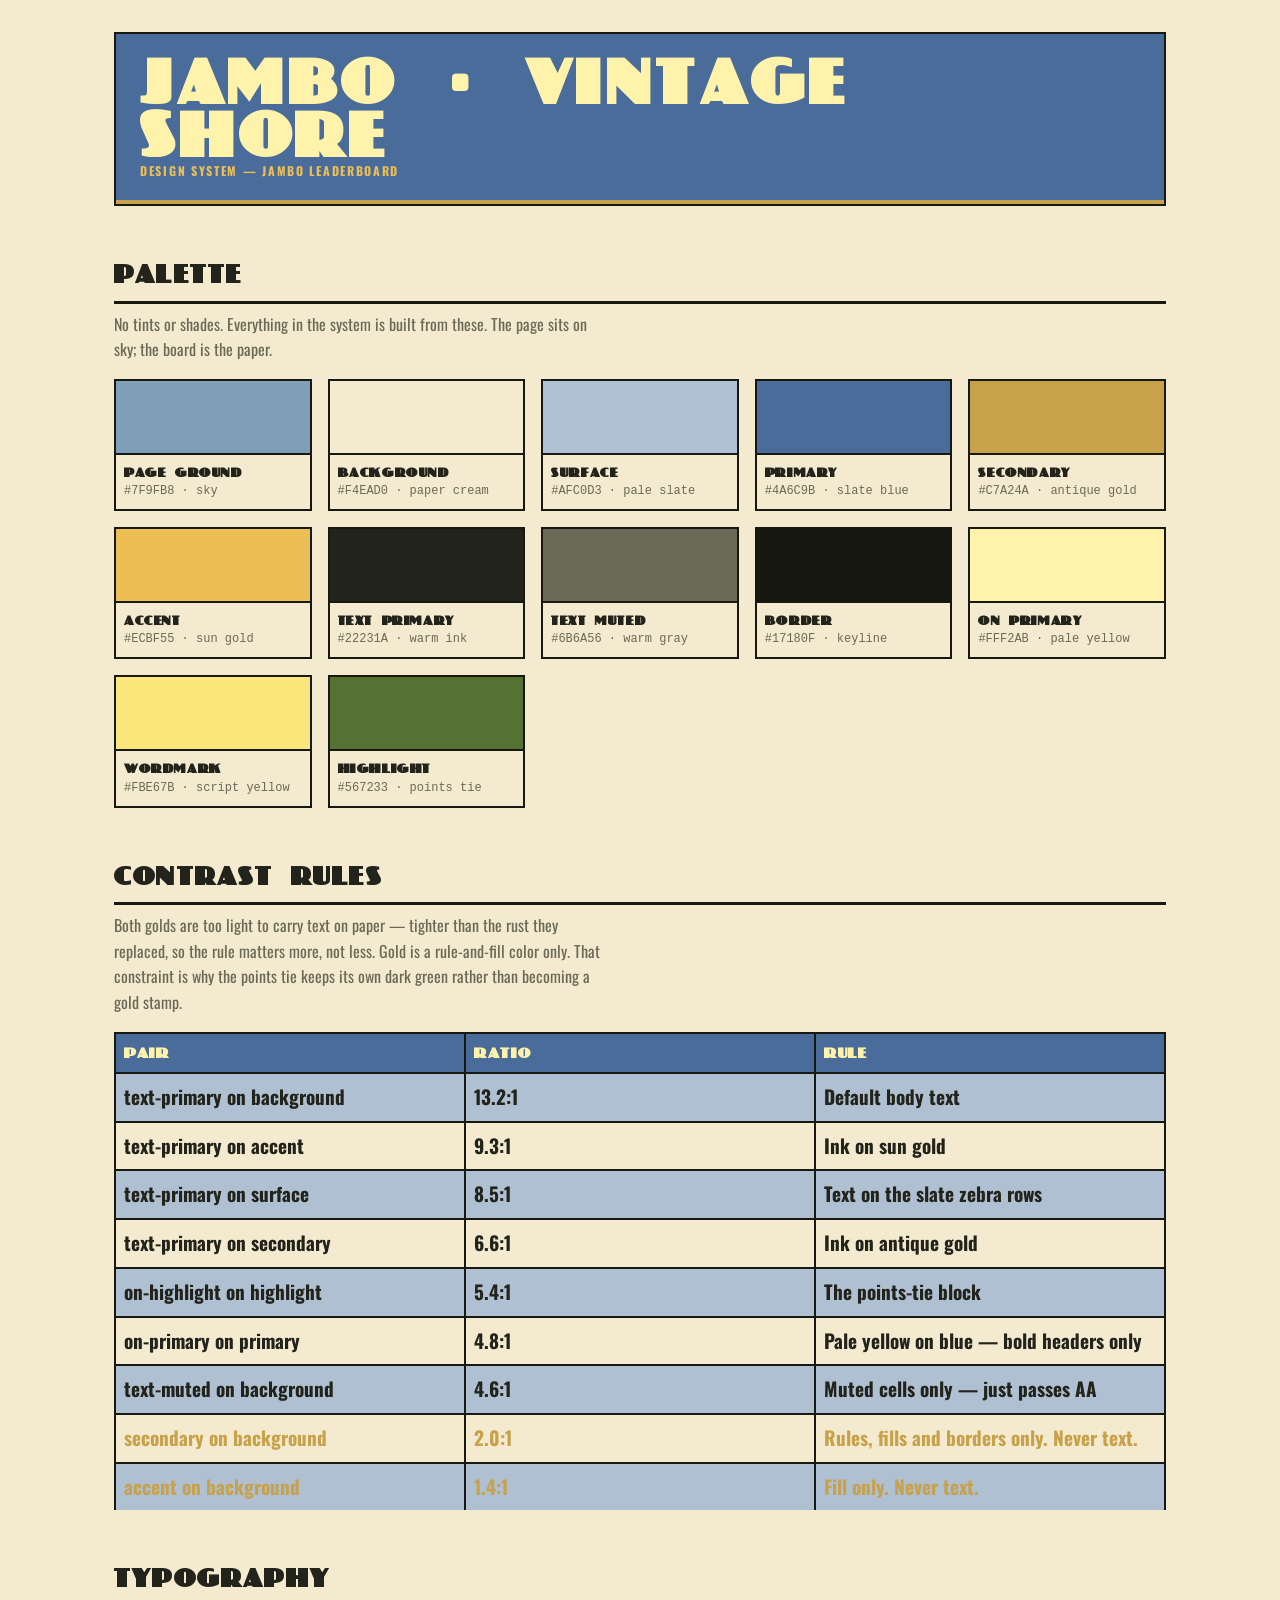
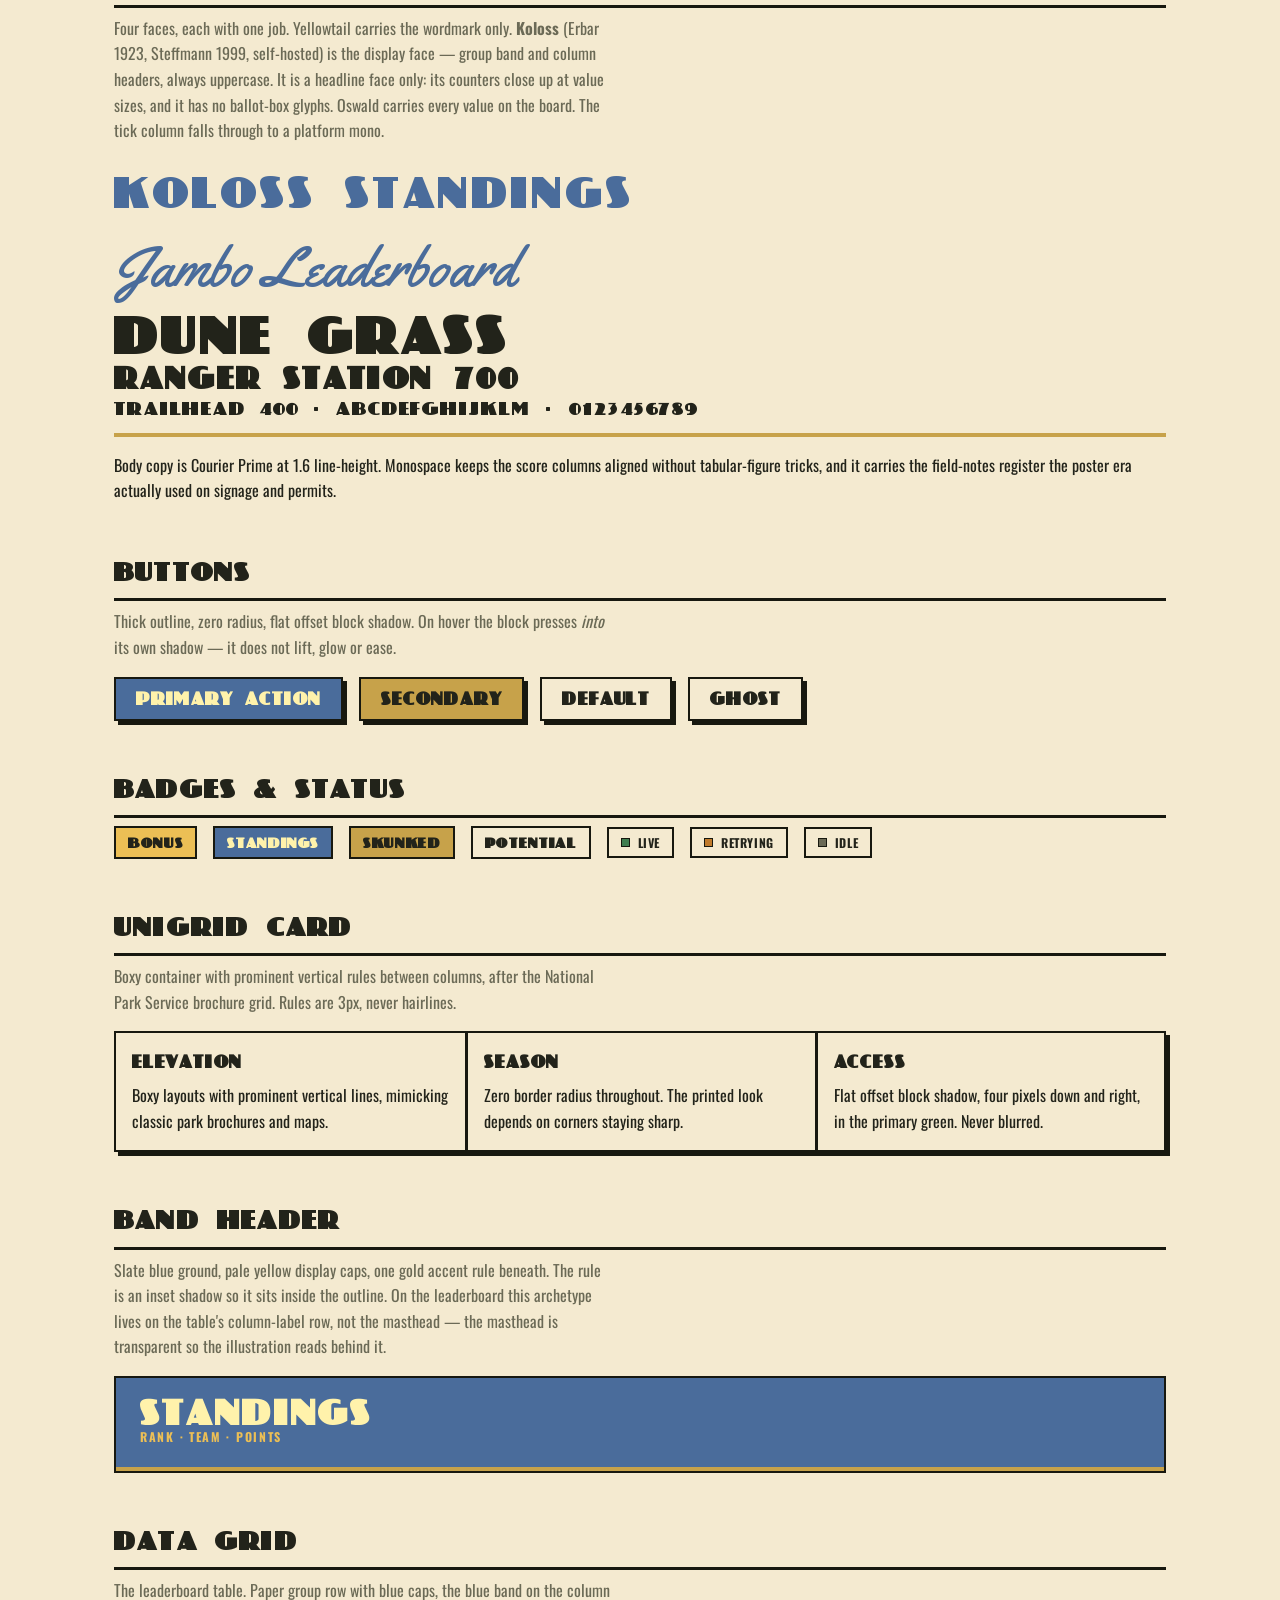
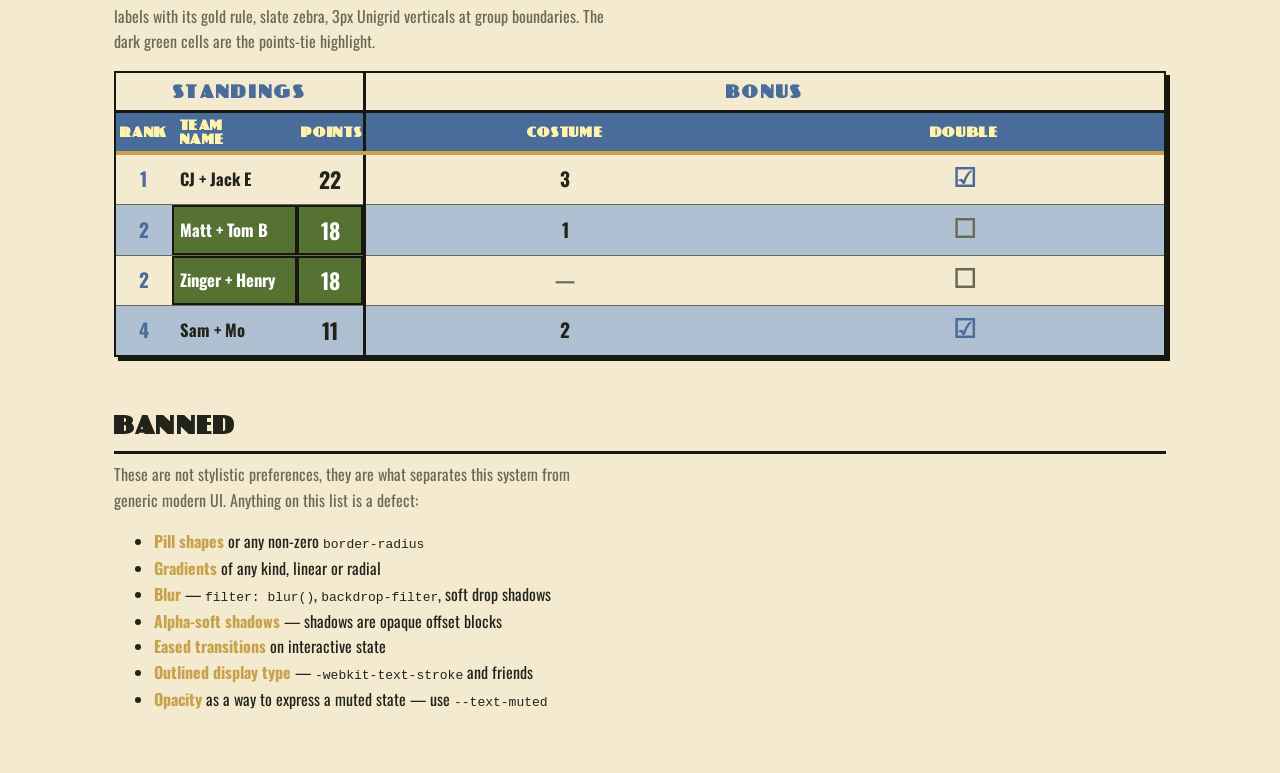
<file: design-system/index.html>
<!DOCTYPE html>
<html lang="en" data-doc>
<head>
<meta charset="UTF-8">
<meta name="viewport" content="width=device-width, initial-scale=1.0">
<meta name="theme-color" content="#2D4A43">
<title>WPA-National-Park-Vintage — Design System</title>
<link rel="preconnect" href="https://fonts.googleapis.com">
<link rel="preconnect" href="https://fonts.gstatic.com" crossorigin>
<link href="https://fonts.googleapis.com/css2?family=Oswald:wght@400;500;600;700&family=Yellowtail&display=swap" rel="stylesheet">
<link rel="stylesheet" href="wpa.css">
<style>
  /* Styleguide chrome only. Nothing here is part of the system —
     every component below is styled entirely by wpa.css. */
  .ds { max-width: 1100px; margin: 0 auto; padding: var(--u8) var(--u6) var(--u12); }
  .ds section { margin-top: var(--u12); }
  .ds h2 {
    font-family: var(--font-display); font-weight: 800; text-transform: uppercase;
    letter-spacing: var(--tracking-display); font-size: 1.5rem;
    margin: 0 0 var(--u2); padding-bottom: var(--u2);
    border-bottom: var(--border-w-heavy) solid var(--border);
  }
  .ds p.note { color: var(--text-muted); margin: 0 0 var(--u4); max-width: 62ch; }
  .row { display: flex; flex-wrap: wrap; gap: var(--u4); align-items: center; }
  .swatches { display: grid; grid-template-columns: repeat(auto-fill, minmax(168px, 1fr)); gap: var(--u4); }
  .sw { border: var(--border-w) solid var(--border); }
  .sw i { display: block; height: 74px; border-bottom: var(--border-w) solid var(--border); }
  .sw b, .sw code { display: block; padding: 0 var(--u2); font-size: 0.75rem; }
  .sw b { padding-top: var(--u2); font-family: var(--font-display); font-weight: 800;
          text-transform: uppercase; letter-spacing: var(--tracking-display); }
  .sw code { padding-bottom: var(--u2); color: var(--text-muted); }
  table.ct { width: 100%; border-collapse: collapse; font-size: 0.875rem; }
  table.ct th, table.ct td { border: var(--border-w) solid var(--border); padding: var(--u2); text-align: left; }
  table.ct th { background: var(--primary); color: var(--on-primary);
                font-family: var(--font-display); font-weight: 800;
                text-transform: uppercase; letter-spacing: var(--tracking-display); }
  .specimen { font-family: var(--font-display); font-weight: 800; text-transform: uppercase;
              letter-spacing: var(--tracking-display); line-height: 0.95; margin: 0 0 var(--u2); }
  .banned { color: var(--secondary); font-weight: 700; }
</style>
</head>
<body>
<div class="ds">

  <header class="band" style="padding:var(--u5) var(--u6) calc(var(--u5) + 4px)">
    <h1 class="band__title" style="font-size:clamp(28px,4.6vw,58px)">Jambo · Vintage Shore</h1>
    <p class="band__lede">Design system — Jambo Leaderboard</p>
  </header>

  <section>
    <h2>Palette</h2>
    <p class="note">No tints or shades. Everything in the system is built from these.
       The page sits on sky; the board is the paper.</p>
    <div class="swatches">
      <div class="sw"><i style="background:var(--page-ground)"></i><b>Page ground</b><code>#7F9FB8 · sky</code></div>
      <div class="sw"><i style="background:var(--background)"></i><b>Background</b><code>#F4EAD0 · paper cream</code></div>
      <div class="sw"><i style="background:var(--surface)"></i><b>Surface</b><code>#AFC0D3 · pale slate</code></div>
      <div class="sw"><i style="background:var(--primary)"></i><b>Primary</b><code>#4A6C9B · slate blue</code></div>
      <div class="sw"><i style="background:var(--secondary)"></i><b>Secondary</b><code>#C7A24A · antique gold</code></div>
      <div class="sw"><i style="background:var(--accent)"></i><b>Accent</b><code>#ECBF55 · sun gold</code></div>
      <div class="sw"><i style="background:var(--text-primary)"></i><b>Text primary</b><code>#22231A · warm ink</code></div>
      <div class="sw"><i style="background:var(--text-muted)"></i><b>Text muted</b><code>#6B6A56 · warm gray</code></div>
      <div class="sw"><i style="background:var(--border)"></i><b>Border</b><code>#17180F · keyline</code></div>
      <div class="sw"><i style="background:var(--on-primary)"></i><b>On primary</b><code>#FFF2AB · pale yellow</code></div>
      <div class="sw"><i style="background:var(--wordmark)"></i><b>Wordmark</b><code>#FBE67B · script yellow</code></div>
      <div class="sw"><i style="background:var(--highlight)"></i><b>Highlight</b><code>#567233 · points tie</code></div>
    </div>
  </section>

  <section>
    <h2>Contrast rules</h2>
    <p class="note">Both golds are too light to carry text on paper — tighter than the rust they
       replaced, so the rule matters more, not less. Gold is a rule-and-fill color only. That
       constraint is why the points tie keeps its own dark green rather than becoming a gold stamp.</p>
    <table class="ct">
      <tr><th>Pair</th><th>Ratio</th><th>Rule</th></tr>
      <tr><td>text-primary on background</td><td>13.2:1</td><td>Default body text</td></tr>
      <tr><td>text-primary on accent</td><td>9.3:1</td><td>Ink on sun gold</td></tr>
      <tr><td>text-primary on surface</td><td>8.5:1</td><td>Text on the slate zebra rows</td></tr>
      <tr><td>text-primary on secondary</td><td>6.6:1</td><td>Ink on antique gold</td></tr>
      <tr><td>on-highlight on highlight</td><td>5.4:1</td><td>The points-tie block</td></tr>
      <tr><td>on-primary on primary</td><td>4.8:1</td><td>Pale yellow on blue — bold headers only</td></tr>
      <tr><td>text-muted on background</td><td>4.6:1</td><td>Muted cells only — just passes AA</td></tr>
      <tr><td class="banned">secondary on background</td><td class="banned">2.0:1</td><td class="banned">Rules, fills and borders only. Never text.</td></tr>
      <tr><td class="banned">accent on background</td><td class="banned">1.4:1</td><td class="banned">Fill only. Never text.</td></tr>
    </table>
  </section>

  <section>
    <h2>Typography</h2>
    <p class="note">Four faces, each with one job. Yellowtail carries the wordmark only.
       <strong>Koloss</strong> (Erbar 1923, Steffmann 1999, self-hosted) is the display face —
       group band and column headers, always uppercase. It is a headline face only: its counters
       close up at value sizes, and it has no ballot-box glyphs. Oswald carries every value on
       the board. The tick column falls through to a platform mono.</p>
    <p style="font-family:var(--font-display);font-size:2.5rem;text-transform:uppercase;letter-spacing:var(--tracking-display);margin:0 0 var(--u4);color:var(--primary)">Koloss Standings</p>
    <p style="font-family:var(--font-script);font-size:3.5rem;line-height:1;margin:0 0 var(--u4);color:var(--primary)">Jambo Leaderboard</p>
    <p class="specimen" style="font-size:3rem">Dune Grass</p>
    <p class="specimen" style="font-size:1.75rem;font-weight:700">Ranger Station 700</p>
    <p class="specimen" style="font-size:1.1rem;font-weight:400">Trailhead 400 · ABCDEFGHIJKLM · 0123456789</p>
    <hr class="rule--accent" style="margin:var(--u4) 0">
    <p style="margin:0">Body copy is Courier Prime at 1.6 line-height. Monospace keeps the score
       columns aligned without tabular-figure tricks, and it carries the field-notes register the
       poster era actually used on signage and permits.</p>
  </section>

  <section>
    <h2>Buttons</h2>
    <p class="note">Thick outline, zero radius, flat offset block shadow. On hover the block presses
       <em>into</em> its own shadow — it does not lift, glow or ease.</p>
    <div class="row">
      <button class="btn btn--primary">Primary action</button>
      <button class="btn btn--secondary">Secondary</button>
      <button class="btn">Default</button>
      <button class="btn btn--ghost">Ghost</button>
    </div>
  </section>

  <section>
    <h2>Badges &amp; status</h2>
    <div class="row">
      <span class="badge">Bonus</span>
      <span class="badge badge--green">Standings</span>
      <span class="badge badge--rust">Skunked</span>
      <span class="badge badge--paper">Potential</span>
      <span class="status"><span class="dot live"></span>Live</span>
      <span class="status"><span class="dot error"></span>Retrying</span>
      <span class="status"><span class="dot"></span>Idle</span>
    </div>
  </section>

  <section>
    <h2>Unigrid card</h2>
    <p class="note">Boxy container with prominent vertical rules between columns, after the
       National Park Service brochure grid. Rules are 3px, never hairlines.</p>
    <div class="unigrid unigrid--grid" style="grid-template-columns:repeat(3,1fr)">
      <div class="unigrid__cell">
        <h3>Elevation</h3>
        <p style="margin:0">Boxy layouts with prominent vertical lines, mimicking classic park
           brochures and maps.</p>
      </div>
      <div class="unigrid__cell">
        <h3>Season</h3>
        <p style="margin:0">Zero border radius throughout. The printed look depends on corners
           staying sharp.</p>
      </div>
      <div class="unigrid__cell">
        <h3>Access</h3>
        <p style="margin:0">Flat offset block shadow, four pixels down and right, in the primary
           green. Never blurred.</p>
      </div>
    </div>
  </section>

  <section>
    <h2>Band header</h2>
    <p class="note">Slate blue ground, pale yellow display caps, one gold accent rule beneath.
       The rule is an inset shadow so it sits inside the outline. On the leaderboard this
       archetype lives on the table's column-label row, not the masthead — the masthead is
       transparent so the illustration reads behind it.</p>
    <header class="band" style="padding:var(--u5) var(--u6) calc(var(--u5) + 4px)">
      <p class="band__title" style="font-size:2rem">Standings</p>
      <p class="band__lede">Rank · Team · Points</p>
    </header>
  </section>

  <section>
    <h2>Data grid</h2>
    <p class="note">The leaderboard table. Paper group row with blue caps, the blue band on the
       column labels with its gold rule, slate zebra, 3px Unigrid verticals at group boundaries.
       The dark green cells are the points-tie highlight.</p>
    <div class="unigrid">
      <table>
        <colgroup><col class="col-rank"><col class="col-team"><col class="col-points"><col><col></colgroup>
        <thead>
          <tr class="group"><th class="group-band" colspan="3">Standings</th><th class="spacer divide" colspan="2">Bonus</th></tr>
          <tr class="cols"><th>Rank</th><th class="team-h">Team<br>name</th><th>Points</th><th class="divide">Costume</th><th>Double</th></tr>
        </thead>
        <tbody>
          <tr class="leader"><td class="rank">1</td><td class="team">CJ + Jack E</td><td class="points">22</td><td class="divide">3</td><td><span class="check on">&#9745;</span></td></tr>
          <tr><td class="rank">2</td><td class="team tie">Matt + Tom B</td><td class="points tie">18</td><td class="divide">1</td><td><span class="check off">&#9744;</span></td></tr>
          <tr><td class="rank">2</td><td class="team tie">Zinger + Henry</td><td class="points tie">18</td><td class="divide muted">&mdash;</td><td><span class="check off">&#9744;</span></td></tr>
          <tr><td class="rank">4</td><td class="team">Sam + Mo</td><td class="points">11</td><td class="divide">2</td><td><span class="check on">&#9745;</span></td></tr>
        </tbody>
      </table>
    </div>
  </section>

  <section>
    <h2>Banned</h2>
    <p class="note">These are not stylistic preferences, they are what separates this system from
       generic modern UI. Anything on this list is a defect:</p>
    <ul>
      <li><span class="banned">Pill shapes</span> or any non-zero <code>border-radius</code></li>
      <li><span class="banned">Gradients</span> of any kind, linear or radial</li>
      <li><span class="banned">Blur</span> — <code>filter: blur()</code>, <code>backdrop-filter</code>, soft drop shadows</li>
      <li><span class="banned">Alpha-soft shadows</span> — shadows are opaque offset blocks</li>
      <li><span class="banned">Eased transitions</span> on interactive state</li>
      <li><span class="banned">Outlined display type</span> — <code>-webkit-text-stroke</code> and friends</li>
      <li><span class="banned">Opacity</span> as a way to express a muted state — use <code>--text-muted</code></li>
    </ul>
  </section>

</div>
</body>
</html>
</file>
<file: design-system/wpa.css>
/* ============================================================================
   WPA-National-Park-Vintage
   A design system for printed-badge UI: 1930s–1970s National Park Service
   "Unigrid" layout rules, WPA poster color, flat offset block shadows.

   This file is the single source of truth. index.html and design-system/
   index.html (the styleguide) both link it, so they cannot drift.

   HOUSE RULES — do not break these:
     - border-radius is 0. Always. No pills, no soft corners.
     - No gradients, no blur(), no backdrop-filter.
     - Shadows are flat offset blocks only. Never soft, never colored-alpha.
     - Interactive state changes are instant. Printed objects do not ease.
     - Display type is solid heavy weight, never outlined/stroked.
   ========================================================================== */

/* ---------- 1. Self-hosted display face --------------------------------- */
/* National Park, latin subset, from @fontsource/national-park@5.3.0.
   Self-hosted so the board never depends on a font CDN being reachable. */
/* Koloss — Jakob Erbar, 1923; digitised by Dieter Steffmann, 1999.
   Self-hosted from 1001Fonts under their Free For Commercial Use licence,
   which explicitly permits @font-face embedding. TTF is the only format
   published; the licence enumerates WOFF/SVG/EOT but predates WOFF2, so the
   original file is served unconverted. 22.6 KB.
   https://www.1001fonts.com/koloss-font.html
   NOTE: no ballot-box glyphs (U+2610/2611) — see .check below. */
@font-face {
  font-family: "Koloss";
  font-style: normal;
  font-weight: 400;
  font-display: swap;
  src: url("./fonts/koloss-regular.ttf") format("truetype");
}

@font-face {
  font-family: "National Park";
  font-style: normal;
  font-weight: 400;
  font-display: swap;
  src: url("./fonts/national-park-latin-400-normal.woff2") format("woff2");
}
@font-face {
  font-family: "National Park";
  font-style: normal;
  font-weight: 700;
  font-display: swap;
  src: url("./fonts/national-park-latin-700-normal.woff2") format("woff2");
}
@font-face {
  font-family: "National Park";
  font-style: normal;
  font-weight: 800;
  font-display: swap;
  src: url("./fonts/national-park-latin-800-normal.woff2") format("woff2");
}

/* ---------- 2. Token layer ---------------------------------------------- */
:root {
  /* palette */
  --page-ground:     #7F9FB8;  /* sky — the ground the illustration sits on */
  --background:      #F4EAD0;  /* board / paper cream */
  --surface:         #AFC0D3;  /* pale slate — zebra rows and card wash */
  --primary:         #4A6C9B;  /* slate blue */
  --secondary:       #C7A24A;  /* antique gold — accent rules */
  --accent:          #ECBF55;  /* sun gold — highlight fills */
  --text-primary:    #22231A;  /* warm near-black ink */
  --text-muted:      #6B6A56;  /* warm gray */
  --border:          #17180F;  /* near-black keyline */
  --wordmark:        #FBE67B;  /* pale yellow script, reads on sky */

  /* derived pairings — see the contrast table in README.md.
     --secondary and --accent NEVER carry text. Gold is a rule-and-fill color. */
  --on-primary:      #FFF2AB;             /* pale yellow on blue —  4.8:1 */
  --on-secondary:    var(--text-primary); /* ink on gold         —  6.6:1 */
  --on-accent:       var(--text-primary); /* ink on sun gold     —  9.3:1 */

  /* The points tie keeps its original dark green. It is a deliberate, long-
     standing signal on this board and it measures 5.4:1 against white. */
  --highlight:       #567233;
  --on-highlight:    #FFFFFF;

  /* borders — sharp, printed */
  --border-w:        2px;
  --border-w-heavy:  3px;
  --rule-accent-w:   4px;
  --radius:          0px;

  /* shadows — flat offset blocks only */
  --shadow-retro:    4px 4px 0px 0px var(--border);
  --shadow-press:    0px 0px 0px 0px var(--border);

  /* type */
  /* Koloss is the display face — group band and column labels only. Its
     counters are far too tight to carry values at cell size, so everything
     else on the board is a condensed grotesque. National Park stays in the
     stack so a failed Koloss load degrades to the previous look, not Georgia. */
  --font-display:    "Koloss", "National Park", "Volkhov", Georgia, serif;
  --font-script:     "Yellowtail", "Brush Script MT", cursive;
  --font-body:       "Oswald", "Arial Narrow", "Helvetica Neue", Arial, sans-serif;
  /* Neither Koloss nor Oswald has U+2610/2611, so the tick column falls all
     the way through to whatever the platform provides. */
  --font-symbol:     ui-monospace, "Courier New", monospace;
  --tracking-display: 0.05em;
  --tracking-wide:   0.14em;
  --leading-body:    1.6;

  /* type scale — the mobile block at the bottom redefines these TOKENS,
     never the selectors, so components stay single-source. */
  --fs-display:      clamp(34px, 13.0vh, 210px);  /* script face — small x-height */
  --fs-lede:         clamp(10px, 0.95vw, 20px);  /* .status chip and .band__lede */
  --fs-band:         clamp(12px, 1.3vw, 30px);
  --fs-colhead:      clamp(11px, 1.02vw, 24px);
  --fs-cell:         clamp(13px, 1.5vw, 34px);
  --fs-team:         clamp(12px, 1.3vw, 30px);
  --fs-points:       clamp(15px, 1.7vw, 38px);
  --fs-check:        clamp(20px, 2vw, 44px);

  /* unigrid spacing — strict 4px module */
  --u1: 4px; --u2: 8px; --u3: 12px; --u4: 16px;
  --u5: 20px; --u6: 24px; --u8: 32px; --u12: 48px;
}

/* ---------- 3. Reset / page ground -------------------------------------- */
* { box-sizing: border-box; }

html, body {
  margin: 0;
  height: 100%;
  overflow: hidden;                 /* locked one-screen board — see mobile block */
  background: var(--page-ground);   /* sky. The BOARD is the paper, not the page. */
  color: var(--text-primary);
  font-family: var(--font-body);
  line-height: var(--leading-body);
  -webkit-font-smoothing: antialiased;
}

/* The locked, non-scrolling viewport belongs to the leaderboard specifically,
   not to the system. Any other page built on these tokens opts out by putting
   data-doc on <html> — the styleguide does exactly that. Declared after the
   base rule so it wins without !important. */
html[data-doc], html[data-doc] body { overflow: auto; height: auto; }
html[data-doc] body { background: var(--background); }  /* spec pages read on paper */

/* ---------- 4. Poster furniture ----------------------------------------- */

/* The illustrated background. Hidden by default; the data-scene attribute on
   <html> picks exactly one. See index.html.
     shore   — flat sun / sand / grass / trees, full bleed  (default)
     ridge   — flat mountain ridge band, pinned to the bottom edge
     classic — the original travel-poster scene, preserved verbatim
     none    — no illustration, flat sky                                   */
.scene {
  position: fixed;
  inset: 0;
  width: 100%;
  height: 100%;
  z-index: 0;
  pointer-events: none;
  display: none;
}
.scene svg { width: 100%; height: 100%; display: block; }

[data-scene="shore"]   .scene[data-name="shore"]   { display: block; }
[data-scene="ridge"]   .scene[data-name="ridge"]   { display: block; }
[data-scene="classic"] .scene[data-name="classic"] { display: block; }

/* "shore" is full bleed. It works because the masthead is transparent: the
   board covers the middle of the viewport, but the sky, sun and treetops read
   in the strip above it and the sand and grass read in the strip below. The
   composition is drawn for those two strips specifically. */

/* "ridge" is a band pinned to the bottom edge instead. Kept from the earlier
   park treatment as an alternative — its fills are tokens, so it recolors to
   whatever the palette currently is. */
.scene[data-name="ridge"] svg {
  position: absolute;
  left: 0;
  right: 0;
  bottom: 0;
  width: 100%;
  height: clamp(120px, 26vh, 300px);
}

/* Printed trim line, inset from the sheet edge like a real poster crop mark.
   Deliberately thin: it must not steal vertical space from the locked layout. */
.poster-frame {
  position: fixed;
  inset: clamp(5px, 0.8vh, 12px);
  z-index: 3;
  pointer-events: none;
  border: var(--border-w) solid var(--border);
}

.page {
  position: relative;
  z-index: 2;
  max-width: 100%;
  height: 100vh;
  margin: 0 auto;
  display: flex;
  flex-direction: column;
  padding: clamp(10px, 1.3vh, 18px) clamp(18px, 3.1vw, 68px);
  gap: clamp(5px, 0.8vh, 12px);
}

/* ============================================================================
   COMPONENT ARCHETYPES
   Each of these has a card in design-system/index.html.
   ========================================================================== */

/* ---------- .band — deep forest green header container ------------------ */
/* Deep green ground, cream display type, one rust accent rule beneath.
   The rule is an inset shadow so it sits INSIDE the 2px outline. */
.band {
  background: var(--primary);
  color: var(--on-primary);
  border: var(--border-w) solid var(--border);
  border-radius: var(--radius);
  box-shadow: inset 0 calc(-1 * var(--rule-accent-w)) 0 0 var(--secondary);
  font-family: var(--font-display);
  font-weight: 800;
  text-transform: uppercase;
  letter-spacing: var(--tracking-display);
}
.band__title {
  margin: 0;
  font-size: var(--fs-display);
  font-weight: 800;
  line-height: 0.92;
  letter-spacing: var(--tracking-display);
}
.band__lede {
  margin: 0;
  font-family: var(--font-body);
  font-weight: 700;
  font-size: var(--fs-lede);
  letter-spacing: var(--tracking-wide);
  text-transform: uppercase;
  color: var(--accent);
}

/* ---------- .unigrid — boxy card / grid container ----------------------- */
/* Heavy 2px outline, zero radius, flat offset block shadow. Columns are
   separated by prominent 3px vertical rules, never hairlines. */
.unigrid {
  background: var(--background);
  border: var(--border-w) solid var(--border);
  border-radius: var(--radius);
  box-shadow: var(--shadow-retro);
}
.unigrid--grid {
  display: grid;
  gap: 0;
}
.unigrid--grid > * + * { border-left: var(--border-w-heavy) solid var(--border); }
.unigrid__cell { padding: var(--u4); min-width: 0; }
.unigrid__cell h3 {
  margin: 0 0 var(--u2);
  font-family: var(--font-display);
  font-weight: 800;
  text-transform: uppercase;
  letter-spacing: var(--tracking-display);
  font-size: 1rem;
}

/* ---------- .btn — tactile button --------------------------------------- */
/* Thick border, block shadow, instant state change. On hover the block
   presses INTO its own shadow rather than blurring or lifting. */
.btn {
  display: inline-flex;
  align-items: center;
  gap: var(--u2);
  font-family: var(--font-display);
  font-weight: 800;
  text-transform: uppercase;
  letter-spacing: var(--tracking-display);
  font-size: 1rem;
  line-height: 1;
  padding: var(--u3) var(--u5);
  border: var(--border-w) solid var(--border);
  border-radius: var(--radius);
  box-shadow: var(--shadow-retro);
  background: var(--background);
  color: var(--text-primary);
  cursor: pointer;
  transition: none;            /* printed objects do not ease */
  text-decoration: none;
}
.btn:hover,
.btn:active {
  transform: translate(4px, 4px);
  box-shadow: var(--shadow-press);
}
.btn:focus-visible {
  outline: var(--border-w-heavy) solid var(--accent);
  outline-offset: 2px;
}
.btn--primary   { background: var(--primary);   color: var(--on-primary); }
.btn--primary:hover   { background: var(--text-primary); }
.btn--secondary { background: var(--secondary); color: var(--on-secondary); }
.btn--secondary:hover { background: var(--accent); }
.btn--ghost     { background: transparent;      color: var(--text-primary); }
.btn--ghost:hover     { background: var(--surface); }

/* ---------- .badge — printed stamp -------------------------------------- */
.badge {
  display: inline-flex;
  align-items: center;
  gap: var(--u2);
  font-family: var(--font-display);
  font-weight: 800;
  font-size: 0.8125rem;
  letter-spacing: var(--tracking-display);
  text-transform: uppercase;
  line-height: 1;
  color: var(--on-accent);
  background: var(--accent);
  border: var(--border-w) solid var(--border);
  border-radius: var(--radius);
  padding: var(--u2) var(--u3);
}
.badge--paper { background: var(--background); }
.badge--green { background: var(--primary); color: var(--on-primary); }
.badge--rust  { background: var(--secondary); color: var(--on-secondary); }

/* ---------- .rule--accent — standalone rust divider --------------------- */
.rule--accent {
  border: 0;
  height: var(--rule-accent-w);
  background: var(--secondary);
  margin: 0;
}
.rule--heavy {
  border: 0;
  height: var(--border-w-heavy);
  background: var(--border);
  margin: 0;
}

/* ---------- .status — live indicator ------------------------------------ */
.status {
  display: inline-flex;
  align-items: center;
  gap: var(--u2);
  font-family: var(--font-body);
  font-weight: 700;
  font-size: var(--fs-lede);
  letter-spacing: var(--tracking-display);
  text-transform: uppercase;
  color: var(--text-primary);
  background: var(--background);
  border: var(--border-w) solid var(--border);
  border-radius: var(--radius);
  padding: var(--u1) var(--u3);
  white-space: nowrap;
}
.status .dot {
  width: 9px;
  height: 9px;
  border-radius: var(--radius);   /* square. it was never a dot. */
  background: var(--text-muted);
  border: 1px solid var(--border);
}
.status .dot.live  { background: #3F7D4F; }   /* go green — not a palette role */
.status .dot.error { background: #C07A2B; }   /* amber warning */

/* ---------- .plaque — numeric display treatment ------------------------- */
.plaque {
  font-family: var(--font-display);
  font-weight: 800;
  font-variant-numeric: tabular-nums;
  color: var(--text-primary);
}

/* ============================================================================
   LEADERBOARD APPLICATION
   The <table> is string-built in JS and re-rendered every 30s. Every class
   name below is emitted by that code — this section restyles it without
   touching the markup generator.
   ========================================================================== */

/* ---------- masthead ---------------------------------------------------- */
/* The masthead does NOT use .band. It floats directly on the sky so the sun and
   the treetops read behind it — that is the whole reason the illustration is
   visible at all on the locked one-screen layout. The .band archetype lives on
   the table's column-label row instead. */
.masthead {
  position: relative;
  flex: 0 0 auto;
  display: flex;
  flex-direction: column;
  align-items: center;
  justify-content: center;
  text-align: center;
  gap: 0;
  padding: clamp(6px, 2.3vh, 28px) clamp(16px, 2vw, 40px) 0;
}
.brand { display: contents; }
.brand h1 {
  margin: 0;
  font-family: var(--font-script);
  font-size: var(--fs-display);
  font-weight: 400;
  line-height: 1.0;          /* script ascenders need the full box at the page top */
  letter-spacing: 0.01em;
  text-transform: none;      /* it is a script face — caps would be wrong */
  color: var(--wordmark);
}
/* Centred status chip between the wordmark and the board. The margin below it
   is what drops the board down the page, opening up sky behind the masthead. */
.status-row {
  flex: 0 0 auto;
  display: flex;
  align-items: center;
  justify-content: center;
  /* Yellowtail's descenders hang well below the line box, so this clears the
     wordmark's tail rather than the box the browser reports. Measured against
     real glyph ink: at 1512x743 the tail of the J bottoms out 28px under the
     baseline, and only ~6px of that clearance is left here. Do not shrink it
     further without re-measuring — the J and L tails sit directly over the chip. */
  margin-top: clamp(4px, 1.65vh, 20px);
  margin-bottom: 0;
}

/* ---------- board ------------------------------------------------------- */
.board {
  /* Content height — stretching it to fill left a dead cream bar. But it may
     SHRINK (0 1 auto) so a long roster clips rows instead of shoving the
     status chip off the bottom of a page whose overflow is hidden. */
  flex: 0 1 auto;
  min-height: 0;
  overflow: hidden;
}
.scroll { overflow: hidden; height: 100%; }

.board-error {
  margin: 0;
  padding: var(--u6) var(--u4);
  text-align: center;
  font-family: var(--font-body);
  font-weight: 700;
  text-transform: uppercase;
  letter-spacing: var(--tracking-display);
  color: var(--text-muted);
}

table {
  width: 100%;
  height: auto;
  border-collapse: collapse;
  min-width: 0;
  table-layout: fixed;
}

/* Group row — paper ground, blue caps. Sits above the band. */
thead tr.group th {
  background: var(--background);
  color: var(--primary);
  font-family: var(--font-display);
  font-size: var(--fs-band);
  font-weight: 800;
  letter-spacing: var(--tracking-wide);
  text-transform: uppercase;
  padding: clamp(3px, 0.55vh, 9px) var(--u2);
  text-align: center;
  border-bottom: var(--border-w-heavy) solid var(--border);
}

/* Column label row — THIS is the .band archetype: colored header ground, bold
   contrasting caps, and a distinct gold accent rule beneath. The original build
   had its blue bar in exactly this position. */
thead tr.cols th {
  background: var(--primary);
  color: var(--on-primary);
  font-family: var(--font-display);
  font-size: var(--fs-colhead);
  font-weight: 800;
  letter-spacing: var(--tracking-display);
  line-height: 1.05;
  text-transform: uppercase;
  padding: clamp(4px, 0.62vh, 10px) var(--u1);
  text-align: center;
  white-space: normal;
  position: sticky;
  top: 0;
  border-bottom: var(--rule-accent-w) solid var(--secondary);
}
thead tr.cols th.team-h { text-align: left; padding-left: var(--u2); }

/* Column sizing. These <col> rules are the ONLY thing that sizes columns under
   table-layout:fixed — per-cell width declarations are ignored, because the
   first row is the colspan'd group band. Unlisted columns split what is left
   evenly. Courier Prime is a monospace and far wider than the condensed sans
   this board used to run, so team needs materially more room than 19%. */
/* Column widths, measured rather than guessed: each is the widest of its
   header lines and its cell values at the current type sizes, plus headroom.
   Re-derive them if the type sizes change — the table runs close to full.

   col-plain is the DEFAULT for any column the sheet grows; the per-label rules
   below override it and must come after it, since both are single-class
   selectors on <col> and source order decides. Without that default a new
   sheet column would collapse to nothing. */
col.col-plain  { width: 6.0%; }

col.col-rank   { width: 5.3%; }
col.col-team   { width: 12.0%; }   /* Oswald is condensed — 31px of headroom */
col.col-points { width: 6.4%; }

/* "#" holds a one or two digit value under a one-character header, so it gives
   its share to RECORD, whose "0 - 0" was crowding both the group divider and
   the Costume column. */
col.col--num                   { width: 3.0%; }

/* Wide labels and wide values. POTENTIAL is the longest unwrappable word on
   the board; "Costume" is the widest single-line header in Koloss. */
col.col--record                { width: 9.5%; }
col.col--bonus-costume         { width: 8.0%; }
col.col--double                { width: 6.9%; }
col.col--potential-double-used { width: 6.9%; }
col.col--potential             { width: 9.0%; }
col.col--real-potential        { width: 9.0%; }

tbody td {
  padding: clamp(3px, 0.8vh, 20px) var(--u2);
  text-align: center;
  border-bottom: 1px solid var(--text-muted);
  white-space: nowrap;
  font-family: var(--font-body);
  font-weight: 700;
  font-size: var(--fs-cell);
  color: var(--text-primary);
}
tbody tr:last-child td { border-bottom: none; }

tbody td.team {
  text-align: left;
  overflow: hidden;
  text-overflow: ellipsis;
  font-size: var(--fs-team);
}
/* Values, not headers — these stay on the body face. Koloss's counters close
   up almost completely at these sizes: its zero renders as a solid blob. */
tbody td.rank {
  color: var(--primary);
  font-family: var(--font-body);
  font-weight: 700;
  font-variant-numeric: tabular-nums;
}
tbody td.points {
  font-family: var(--font-body);
  font-weight: 700;
  font-size: var(--fs-points);
  font-variant-numeric: tabular-nums;
}
tbody td.muted { color: var(--text-muted); }

/* Unigrid verticals — the brochure column device, at group boundaries. */
td.divide, th.divide { border-left: var(--border-w-heavy) solid var(--border); }

/* Zebra. :not(.tie) keeps it off highlighted cells, so the tie rule below
   needs no !important to win — do not "simplify" this back to plain td. */
tbody tr:nth-child(even) td:not(.tie) { background: var(--surface); }

/* Points tie — the original dark green block on team name + points only.
   White on that green is 5.4:1. */
tbody td.tie {
  background: var(--highlight);
  color: var(--on-highlight);
  box-shadow: inset 0 0 0 var(--border-w) var(--border);
}

/* Rank-1 row is deliberately styled the same as every other row. */

.check {
  font-family: var(--font-symbol);
  font-size: var(--fs-check);
  line-height: 1;
  display: inline-block;
  color: var(--text-muted);
}
.check.on  { color: var(--primary); }
.check.off { color: var(--text-muted); }

@media (prefers-reduced-motion: reduce) {
  * { animation: none !important; transition: none !important; }
}

/* ============================================================================
   MOBILE / TOUCH
   Big monitors driven by a computer keep the locked one-screen layout above;
   phones, tablets and narrow windows fall through to here.

   This block redefines the type TOKENS and the layout only. It must never
   re-declare a component's colors, borders or shadows — those stay single
   source in the sections above.
   ========================================================================== */
@media (pointer: coarse), (max-width: 819px) {
  :root {
    --fs-display: clamp(30px, 11vw, 60px);
    --fs-lede:    12px;
    --fs-band:    13px;
    --fs-colhead: 14px;
    --fs-cell:    16px;
    --fs-team:    15px;
    --fs-points:  18px;
    --fs-check:   24px;
  }

  html, body { overflow: auto; height: auto; }

  .page { display: block; height: auto; padding: var(--u4); gap: 0; }

  .poster-frame { display: none; }   /* trim line fights a scrolling page */

  /* A portrait viewport slices a 2:1 composition down to its middle ~23%, which
     throws away the sun and both treelines. Pin the shore scene to the bottom
     at its native aspect instead, so the whole illustration is visible on a
     phone. aspect-ratio matches the viewBox exactly, so nothing is cropped. */
  .scene[data-name="shore"] svg {
    position: absolute;
    left: 0;
    bottom: 0;
    width: 100%;
    height: auto;
    aspect-ratio: 1440 / 720;
  }

  .masthead { margin-bottom: var(--u4); padding: var(--u3) var(--u3); }
  .status-row { margin-top: var(--u3); margin-bottom: var(--u3); }

  .board { flex: none; }
  .scroll {
    overflow-x: auto;
    overflow-y: visible;
    height: auto;
    -webkit-overflow-scrolling: touch;
  }

  table { table-layout: auto; width: auto; min-width: 720px; height: auto; }

  thead tr.group th { padding: var(--u2); }
  thead tr.cols th  { padding: 9px var(--u2); }
  tbody td { padding: 10px var(--u2); white-space: nowrap; }
  /* auto table-layout on mobile: <col> widths stop applying, columns size to content */

}
</file>
